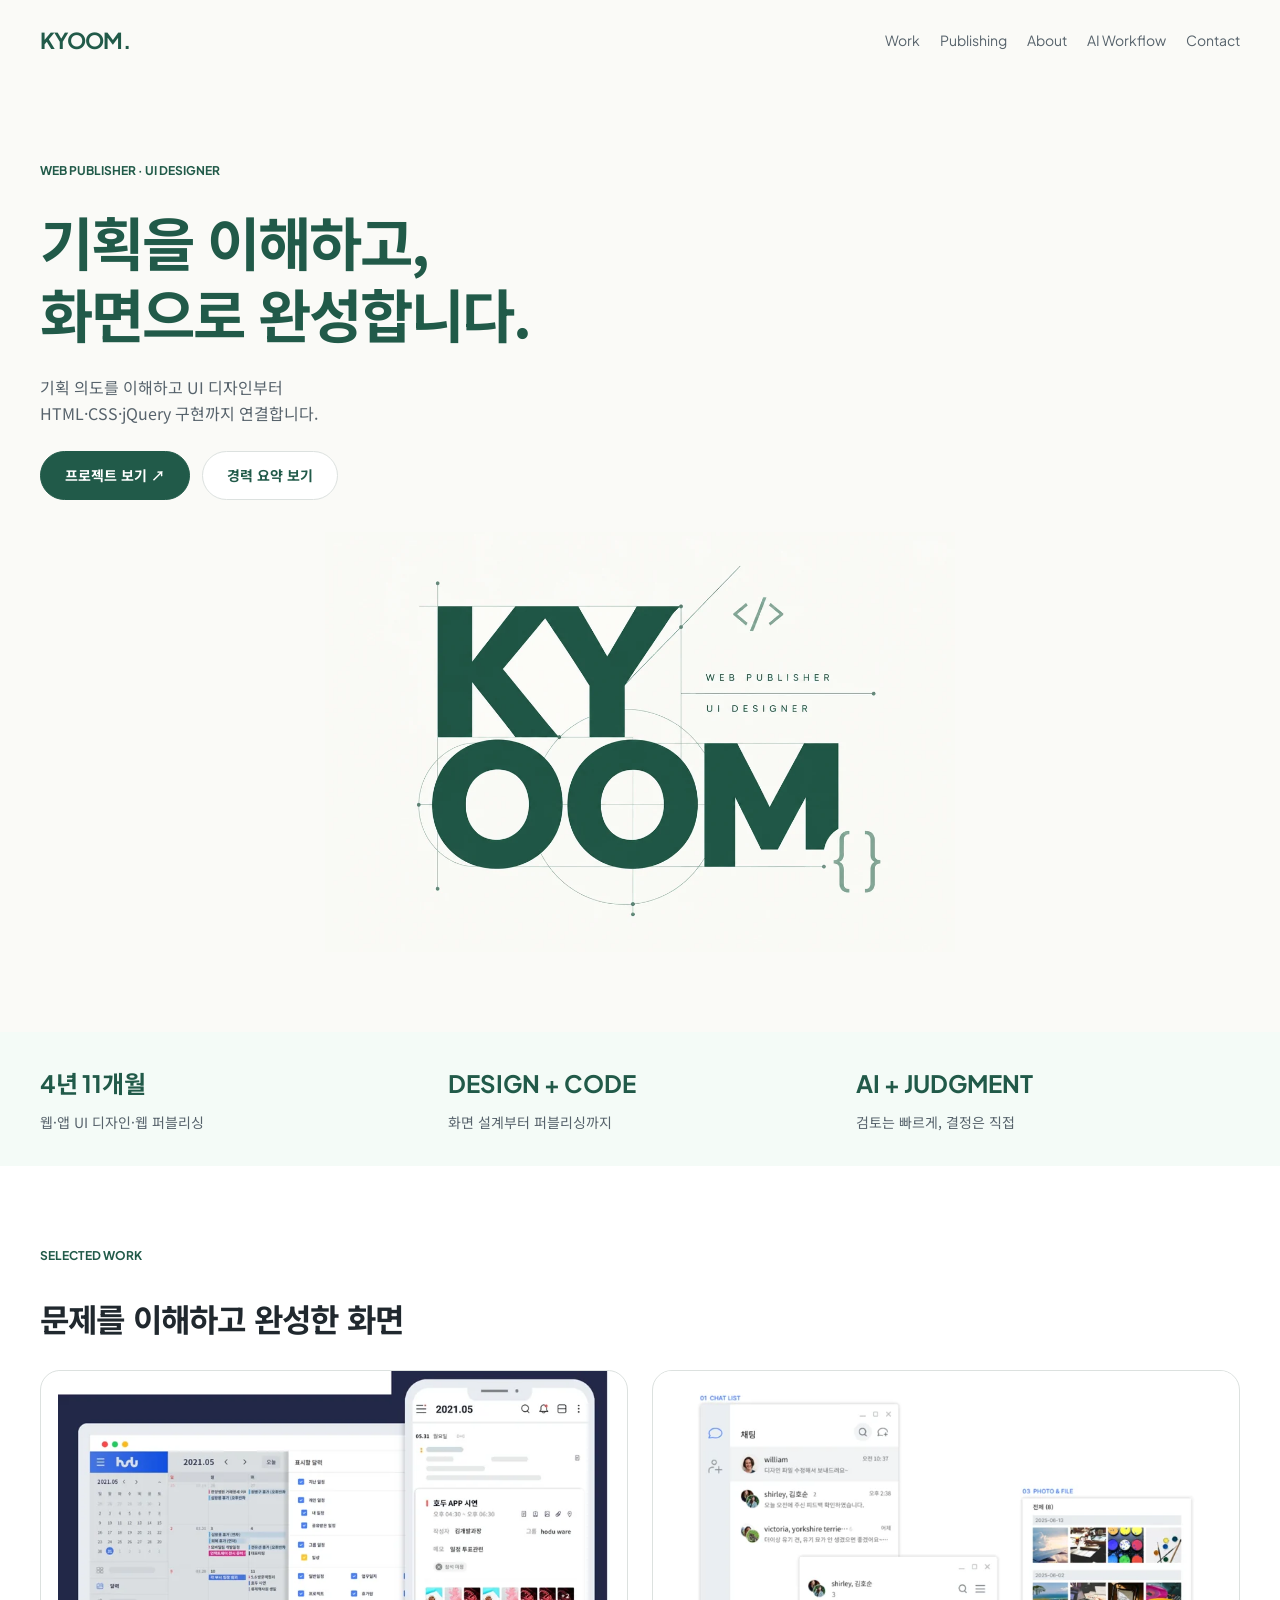
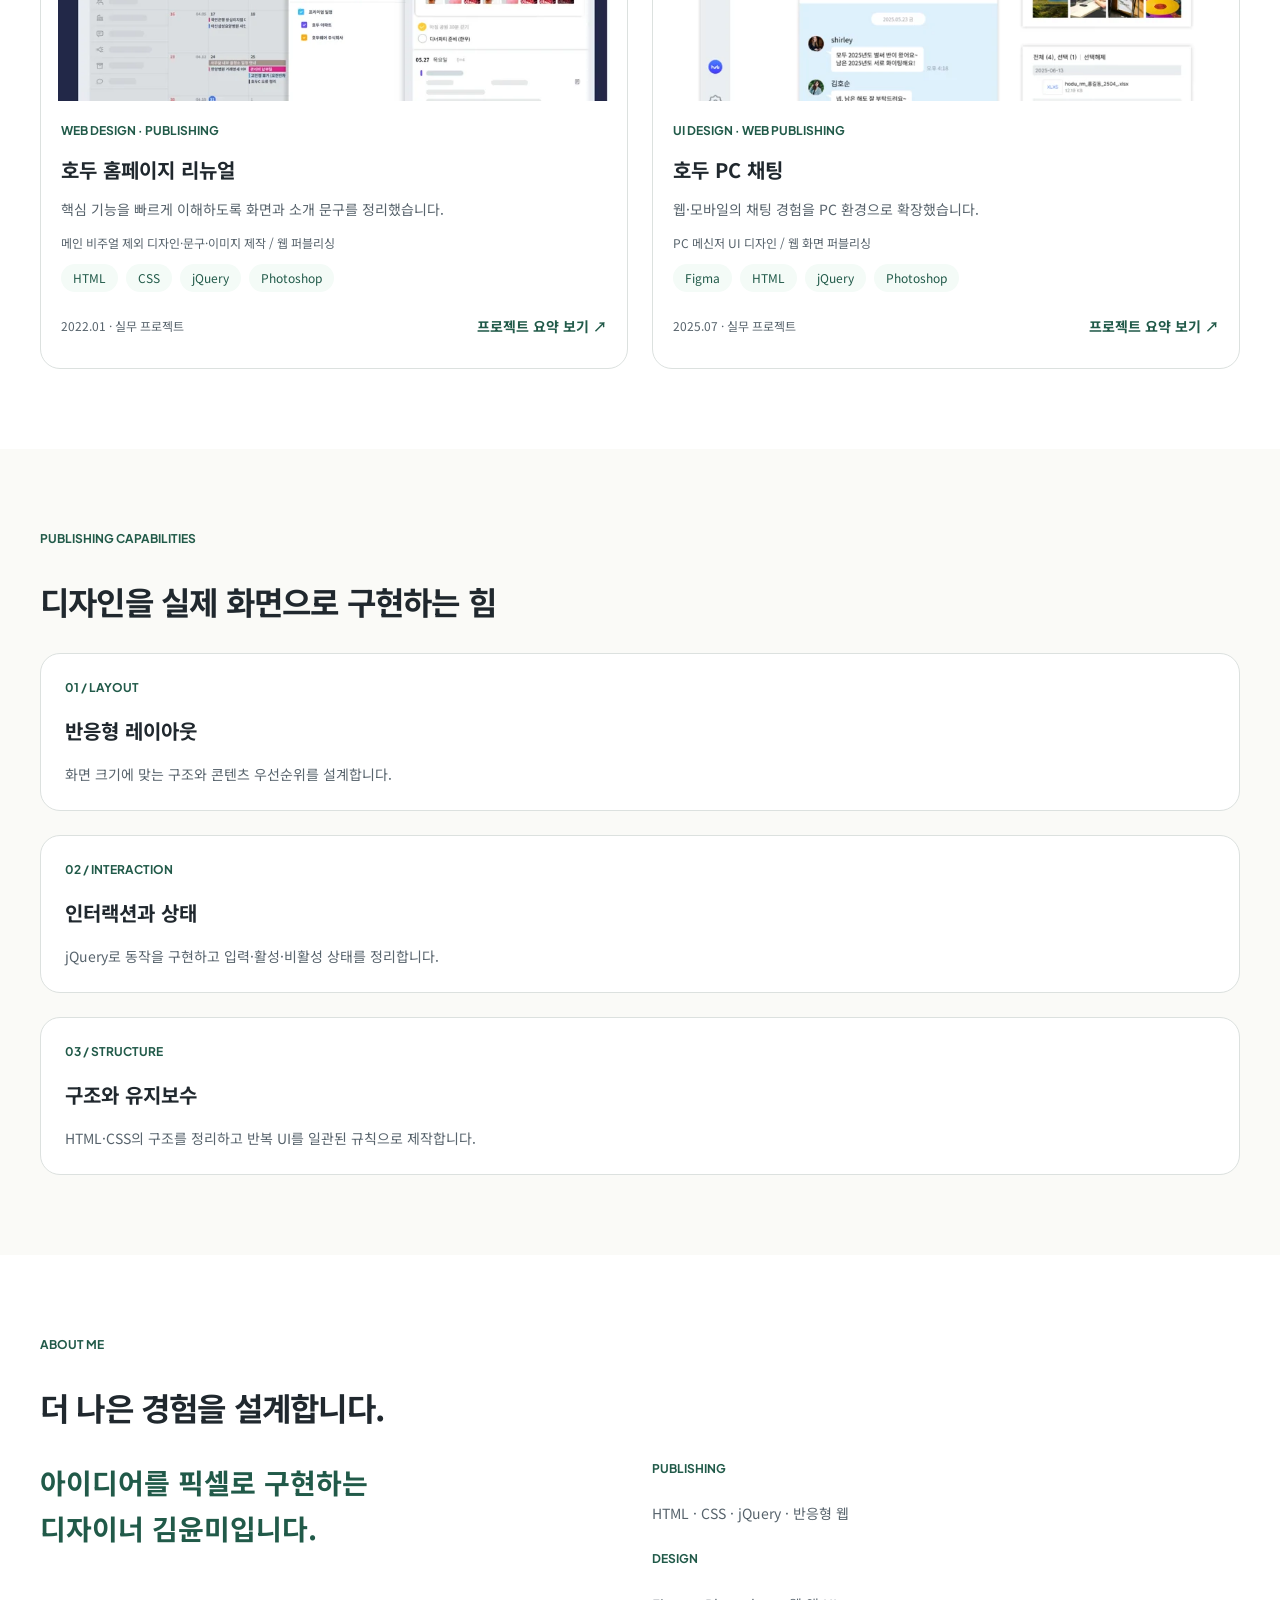
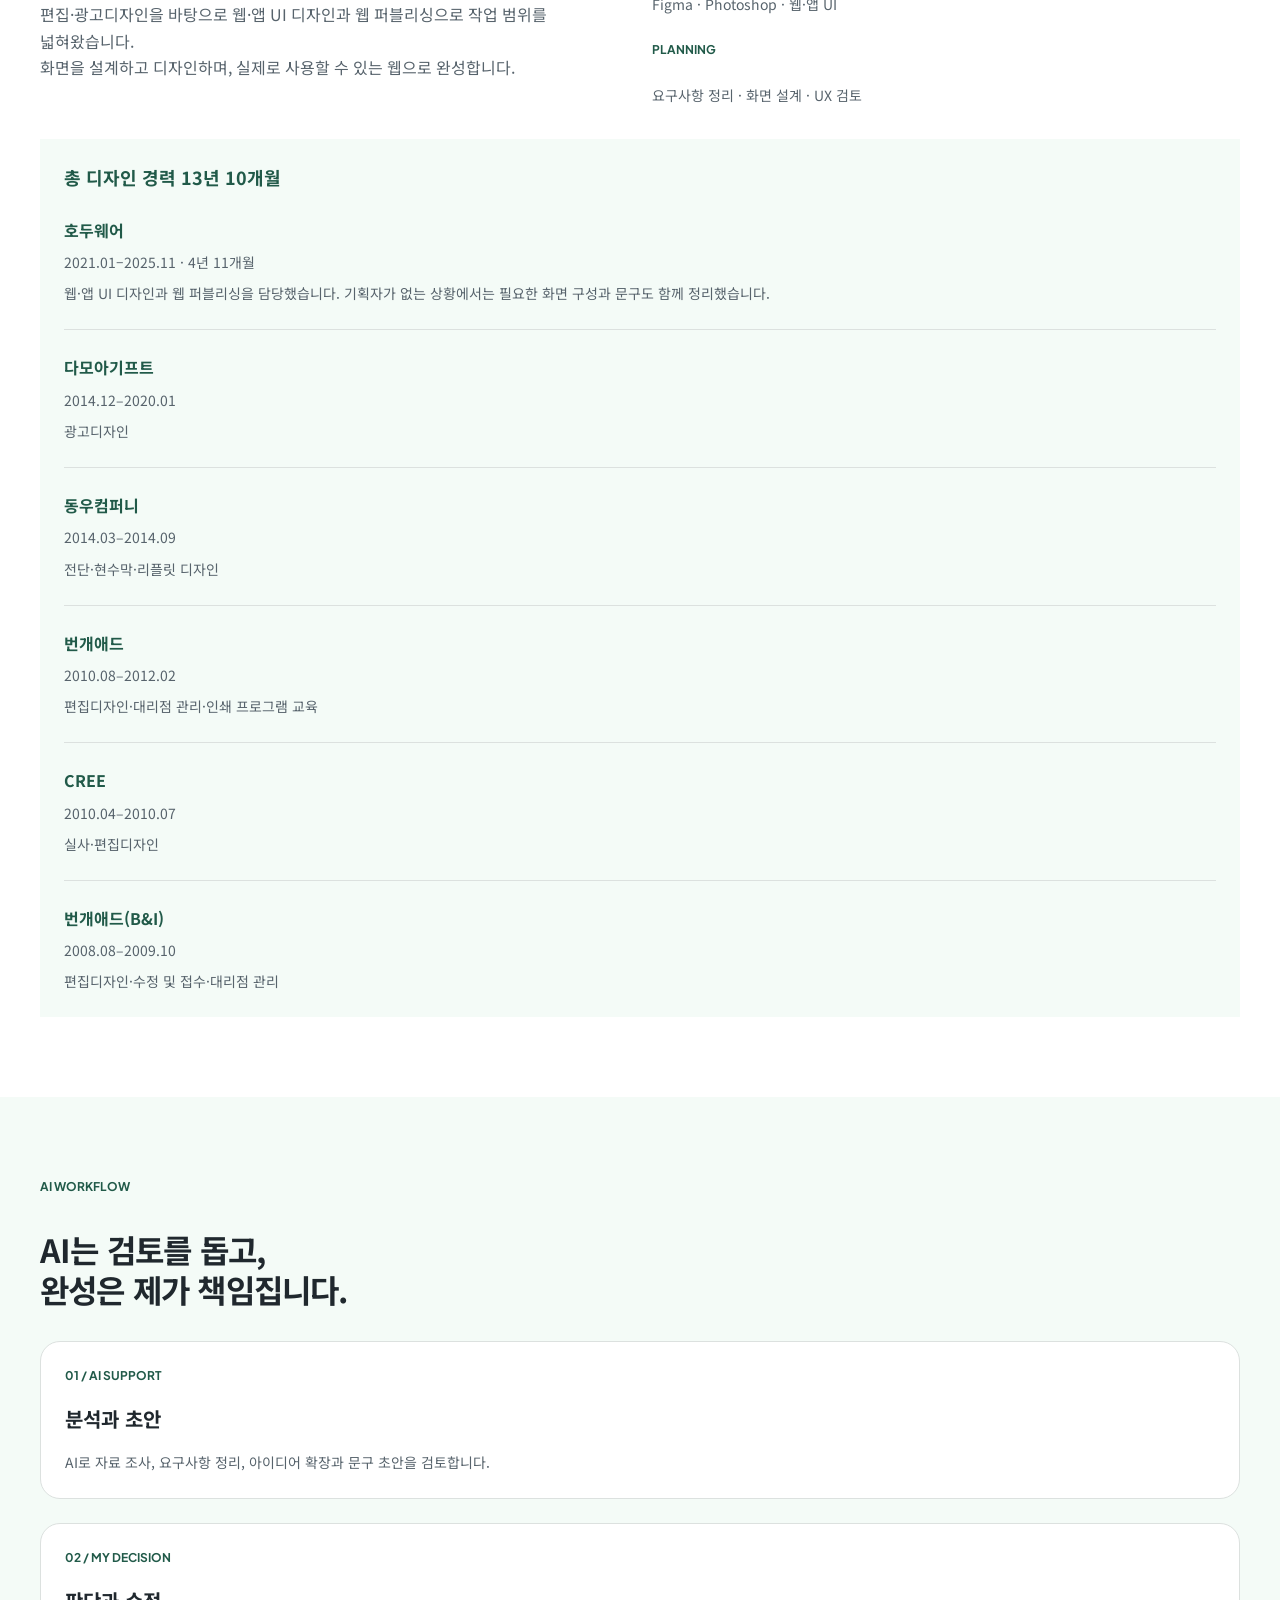
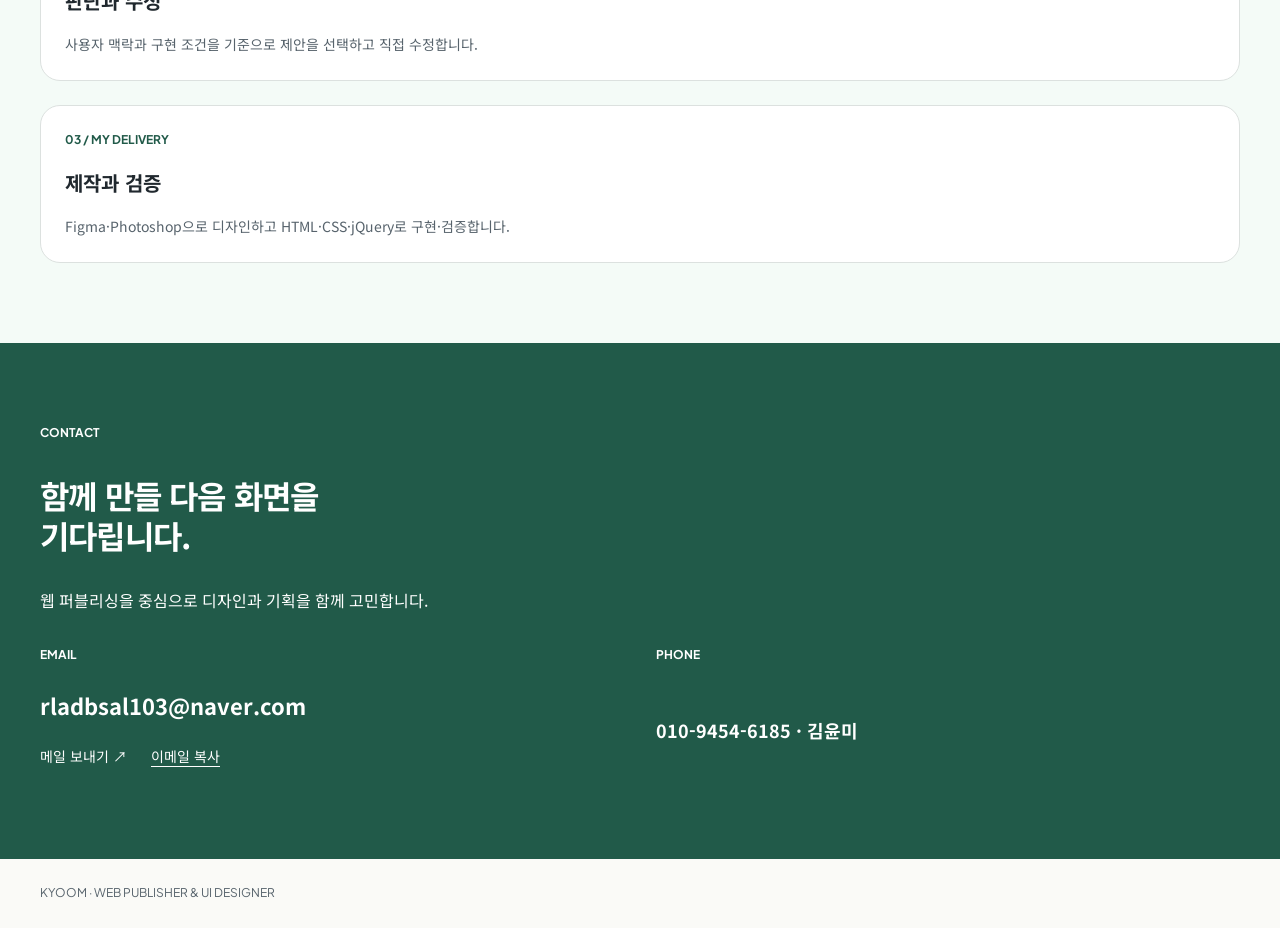
<file: index.html>
<!doctype html>
<html lang="ko">
  <head>
    <meta charset="utf-8" />
    <meta name="viewport" content="width=device-width, initial-scale=1" />
    <title>KYOOM · 김윤미 | 웹 퍼블리셔 · UI 디자이너</title>
    <link rel="canonical" href="http://yoom1218.dothome.co.kr/ymportfolio/" />
    <meta property="og:title" content="KYOOM · 김윤미 | 웹 퍼블리셔 · UI 디자이너" />
    <meta
      property="og:description"
      content="기획 의도를 이해하고 UI 디자인부터 HTML·CSS·jQuery 퍼블리싱까지 연결하는 김윤미의 포트폴리오입니다."
    />
    <meta property="og:type" content="website" />
    <meta property="og:url" content="http://yoom1218.dothome.co.kr/ymportfolio/" />
    <meta property="og:image" content="http://yoom1218.dothome.co.kr/ymportfolio/assets/hero.webp" />

    <meta
      name="description"
      content="기획 의도를 이해하고 UI 디자인부터 HTML·CSS·jQuery 퍼블리싱까지 연결하는 김윤미의 포트폴리오입니다."
    />
    <meta name="theme-color" content="#215a49" />
    <link rel="icon" href="assets/favicon.svg" type="image/svg+xml" />
    <link rel="preconnect" href="https://fonts.googleapis.com" />
    <link rel="preconnect" href="https://fonts.gstatic.com" crossorigin />
    <link rel="stylesheet" href="css/style.css" />
    <link
      rel="stylesheet"
      href="https://fonts.googleapis.com/css2?family=Noto+Sans+KR:wght@400;700&family=Plus+Jakarta+Sans:wght@400;700&display=swap"
    />
    <script src="js/vendor/jquery-3.6.0.min.js" defer></script>
    <script src="js/main.js" defer></script>
  </head>
  <body>
    <a class="skip-link" href="#main">본문 바로가기</a>
    <!-- 상단 내비게이션 -->
    <header class="site-header">
      <div class="container site-header__inner">
        <a class="site-header__logo" href="#home" aria-label="KYOOM 홈">KYOOM.</a
        ><button
          class="site-header__toggle"
          type="button"
          aria-expanded="false"
          aria-controls="primary-nav"
          aria-label="메뉴 열기"
          hidden
        >
          <span></span><span></span><span></span>
        </button>
        <nav class="nav" id="primary-nav" aria-label="주요 메뉴">
          <ul class="nav__list">
            <li><a class="nav__link" href="#work">Work</a></li>
            <li><a class="nav__link" href="#publishing">Publishing</a></li>
            <li><a class="nav__link" href="#about">About</a></li>
            <li><a class="nav__link" href="#workflow">AI Workflow</a></li>
            <li><a class="nav__link" href="#contact">Contact</a></li>
          </ul>
        </nav>
      </div>
    </header>
    <main id="main">
      <!-- 메인 비주얼 -->
      <section class="hero section" id="home" aria-labelledby="hero-title">
        <div class="container hero__grid">
          <div class="hero__copy">
            <p class="eyebrow">WEB PUBLISHER · UI DESIGNER</p>
            <h1 class="hero__title" id="hero-title">
              기획을 이해하고,<br /><span class="hero__line"
                >화면으로 <span class="hero__last">완성합니다.</span></span
              >
            </h1>
            <p class="hero__description">
              기획 의도를 이해하고 UI 디자인부터<br />HTML·CSS·jQuery 구현까지 연결합니다.
            </p>
            <div class="actions">
              <a class="button button--primary" href="#work">프로젝트 보기 ↗</a
              ><a class="button button--outline" href="#career">경력 요약 보기</a>
            </div>
          </div>
          <img
            class="hero__image"
            src="assets/hero.webp"
            srcset="assets/hero-480.webp 480w, assets/hero-800.webp 800w, assets/hero.webp 1200w"
            sizes="(min-width: 1440px) 508px, (min-width: 768px) calc(100vw - 80px), calc(100vw - 48px)"
            alt="KYOOM 웹 퍼블리셔·UI 디자이너 타이포그래피"
            width="1200"
            height="800"
            loading="eager"
            decoding="async"
            fetchpriority="high"
          />
        </div>
      </section>
      <!-- 경력 요약 -->
      <section class="summary" aria-label="경력과 작업 방식 요약">
        <dl class="container summary__grid">
          <div class="summary__item">
            <dt>4년 11개월</dt>
            <dd>웹·앱 UI 디자인·웹 퍼블리싱</dd>
          </div>
          <div class="summary__item">
            <dt>DESIGN + CODE</dt>
            <dd>화면 설계부터 퍼블리싱까지</dd>
          </div>
          <div class="summary__item">
            <dt>AI + JUDGMENT</dt>
            <dd>검토는 빠르게, 결정은 직접</dd>
          </div>
        </dl>
      </section>
      <!-- 프로젝트 목록 -->
      <section class="section section--white" id="work" aria-labelledby="work-title">
        <div class="container">
          <header class="section__header">
            <p class="eyebrow">SELECTED WORK</p>
            <h2 class="section__title"><span id="work-title">문제를 이해하고 완성한 화면</span></h2>
          </header>
          <div class="projects">
            <article class="project-card reveal">
              <div class="project-card__media">
                <img
                  class="project-card__image"
                  src="assets/calendar.webp"
                  srcset="
                    assets/calendar-480.webp  480w,
                    assets/calendar-800.webp  800w,
                    assets/calendar.webp     1400w
                  "
                  sizes="(min-width: 1440px) 624px, (min-width: 768px) calc(50vw - 52px), calc(100vw - 48px)"
                  alt="호두 홈페이지 일정관리 핵심 화면"
                  width="1400"
                  height="834"
                  loading="lazy"
                  decoding="async"
                />
              </div>
              <div class="project-card__body">
                <p class="eyebrow">WEB DESIGN · PUBLISHING</p>
                <h3 class="project-card__title">호두 홈페이지 리뉴얼</h3>
                <p class="project-card__description">
                  핵심 기능을 빠르게 이해하도록 화면과 소개 문구를 정리했습니다.
                </p>
                <p class="project-card__role">
                  메인 비주얼 제외 디자인·문구·이미지 제작 / 웹 퍼블리싱
                </p>
                <ul class="tags" aria-label="사용 기술">
                  <li class="tag">HTML</li>
                  <li class="tag">CSS</li>
                  <li class="tag">jQuery</li>
                  <li class="tag">Photoshop</li>
                </ul>
                <div class="project-card__footer">
                  <p>2022.01 · 실무 프로젝트</p>
                  <a
                    class="project-card__link"
                    href="website.html"
                    data-project="website"
                    aria-haspopup="dialog"
                    ><span class="sr-only">호두 홈페이지 리뉴얼 </span>프로젝트 요약 보기 ↗</a
                  >
                </div>
              </div>
            </article>
            <article class="project-card reveal">
              <div class="project-card__media">
                <img
                  class="project-card__image"
                  src="assets/chat-overview.webp"
                  srcset="
                    assets/chat-overview-480.webp  480w,
                    assets/chat-overview-800.webp  800w,
                    assets/chat-overview.webp     1320w
                  "
                  sizes="(min-width: 1440px) 624px, (min-width: 768px) calc(50vw - 52px), calc(100vw - 48px)"
                  alt="호두 PC 채팅 대표 화면"
                  width="1320"
                  height="760"
                  loading="lazy"
                  decoding="async"
                />
              </div>
              <div class="project-card__body">
                <p class="eyebrow">UI DESIGN · WEB PUBLISHING</p>
                <h3 class="project-card__title">호두 PC 채팅</h3>
                <p class="project-card__description">
                  웹·모바일의 채팅 경험을 PC 환경으로 확장했습니다.
                </p>
                <p class="project-card__role">PC 메신저 UI 디자인 / 웹 화면 퍼블리싱</p>
                <ul class="tags" aria-label="사용 기술">
                  <li class="tag">Figma</li>
                  <li class="tag">HTML</li>
                  <li class="tag">jQuery</li>
                  <li class="tag">Photoshop</li>
                </ul>
                <div class="project-card__footer">
                  <p>2025.07 · 실무 프로젝트</p>
                  <a
                    class="project-card__link"
                    href="chat.html"
                    data-project="chat"
                    aria-haspopup="dialog"
                    ><span class="sr-only">호두 PC 채팅 </span>프로젝트 요약 보기 ↗</a
                  >
                </div>
              </div>
            </article>
          </div>
        </div>
      </section>
      <!-- 퍼블리싱 역량 -->
      <section class="section" id="publishing">
        <div class="container">
          <header class="section__header">
            <p class="eyebrow">PUBLISHING CAPABILITIES</p>
            <h2 class="section__title">디자인을 실제 화면으로 구현하는 힘</h2>
          </header>
          <div class="features">
            <article class="feature reveal">
              <p class="eyebrow">01 / LAYOUT</p>
              <h3 class="feature__title">반응형 레이아웃</h3>
              <p>화면 크기에 맞는 구조와 콘텐츠 우선순위를 설계합니다.</p>
            </article>
            <article class="feature reveal">
              <p class="eyebrow">02 / INTERACTION</p>
              <h3 class="feature__title">인터랙션과 상태</h3>
              <p>jQuery로 동작을 구현하고 입력·활성·비활성 상태를 정리합니다.</p>
            </article>
            <article class="feature reveal">
              <p class="eyebrow">03 / STRUCTURE</p>
              <h3 class="feature__title">구조와 유지보수</h3>
              <p>HTML·CSS의 구조를 정리하고 반복 UI를 일관된 규칙으로 제작합니다.</p>
            </article>
          </div>
        </div>
      </section>
      <!-- 자기소개 및 경력 -->
      <section class="section section--white" id="about">
        <div class="container">
          <header class="section__header">
            <p class="eyebrow">ABOUT ME</p>
            <h2 class="section__title">더 나은 경험을 설계합니다.</h2>
          </header>
          <div class="about">
            <div class="about__intro">
              <h3>아이디어를 픽셀로 구현하는<br />디자이너 김윤미입니다.</h3>
              <p class="about__description">
                <span>
                  편집·광고디자인을 바탕으로 웹·앱 UI 디자인과
                  웹 퍼블리싱으로 작업 범위를 넓혀왔습니다.
                </span>
                <span>
                  화면을 설계하고 디자인하며,
                  실제로 사용할 수 있는 웹으로 완성합니다.
                </span>
              </p>
            </div>
            <dl class="skills">
              <div>
                <dt class="eyebrow">PUBLISHING</dt>
                <dd>HTML · CSS · jQuery · 반응형 웹</dd>
              </div>
              <div>
                <dt class="eyebrow">DESIGN</dt>
                <dd>Figma · Photoshop · 웹·앱 UI</dd>
              </div>
              <div>
                <dt class="eyebrow">PLANNING</dt>
                <dd>요구사항 정리 · 화면 설계 · UX 검토</dd>
              </div>
            </dl>
          </div>
          <article class="career" id="career" aria-labelledby="career-title">
            <h3 class="career__title" id="career-title">
              총 디자인 경력 13년 10개월
            </h3>

            <div class="career__list">
              <!-- 회사별 경력 -->
              <div class="career__item">
                <h4 class="career__company">호두웨어</h4>
                <p class="career__period">2021.01–2025.11 · 4년 11개월</p>
                <p class="career__description">
                  웹·앱 UI 디자인과 웹 퍼블리싱을 담당했습니다.
                  기획자가 없는 상황에서는 필요한 화면 구성과 문구도 함께 정리했습니다.
                </p>
              </div>

              <div class="career__item">
                <h4 class="career__company">다모아기프트</h4>
                <p class="career__period">2014.12–2020.01</p>
                <p class="career__description">광고디자인</p>
              </div>

              <div class="career__item">
                <h4 class="career__company">동우컴퍼니</h4>
                <p class="career__period">2014.03–2014.09</p>
                <p class="career__description">전단·현수막·리플릿 디자인</p>
              </div>

              <div class="career__item">
                <h4 class="career__company">번개애드</h4>
                <p class="career__period">2010.08–2012.02</p>
                <p class="career__description">
                  편집디자인·대리점 관리·인쇄 프로그램 교육
                </p>
              </div>

              <div class="career__item">
                <h4 class="career__company">CREE</h4>
                <p class="career__period">2010.04–2010.07</p>
                <p class="career__description">실사·편집디자인</p>
              </div>

              <div class="career__item">
                <h4 class="career__company">번개애드(B&amp;I)</h4>
                <p class="career__period">2008.08–2009.10</p>
                <p class="career__description">
                  편집디자인·수정 및 접수·대리점 관리
                </p>
              </div>
            </div>
          </article>
        </div>
      </section>
      <!-- AI 활용 과정 -->
      <section class="section section--mint" id="workflow">
        <div class="container">
          <header class="section__header">
            <p class="eyebrow">AI WORKFLOW</p>
            <h2 class="section__title">AI는 검토를 돕고,<br />완성은 제가 책임집니다.</h2>
          </header>
          <div class="features">
            <article class="feature reveal">
              <p class="eyebrow">01 / AI SUPPORT</p>
              <h3 class="feature__title">분석과 초안</h3>
              <p>AI로 자료 조사, 요구사항 정리, 아이디어 확장과 문구 초안을 검토합니다.</p>
            </article>
            <article class="feature reveal">
              <p class="eyebrow">02 / MY DECISION</p>
              <h3 class="feature__title">판단과 수정</h3>
              <p>사용자 맥락과 구현 조건을 기준으로 제안을 선택하고 직접 수정합니다.</p>
            </article>
            <article class="feature reveal">
              <p class="eyebrow">03 / MY DELIVERY</p>
              <h3 class="feature__title">제작과 검증</h3>
              <p>Figma·Photoshop으로 디자인하고 HTML·CSS·jQuery로 구현·검증합니다.</p>
            </article>
          </div>
        </div>
      </section>
      <!-- 연락처 -->
      <section class="section contact" id="contact">
        <div class="container">
          <header class="section__header">
            <p class="eyebrow">CONTACT</p>
            <h2 class="section__title">함께 만들 다음 화면을<br />기다립니다.</h2>
          </header>
          <p class="contact__intro">웹 퍼블리싱을 중심으로 디자인과 기획을 함께 고민합니다.</p>
          <dl class="contact__grid">
            <div>
              <dt class="eyebrow">EMAIL</dt>
              <dd>
                <a class="contact__value" href="mailto:rladbsal103@naver.com"
                  >rladbsal103@naver.com</a
                >
                <div class="contact__actions">
                  <a href="mailto:rladbsal103@naver.com">메일 보내기 ↗</a
                  ><button type="button" data-copy="rladbsal103@naver.com">이메일 복사</button>
                </div>
              </dd>
            </div>
            <div>
              <dt class="eyebrow">PHONE</dt>
              <dd><a class="contact__phone" href="tel:01094546185">010-9454-6185 · 김윤미</a></dd>
            </div>
          </dl>
        </div>
      </section>
    </main>
    <!-- 프로젝트 요약 모달 -->
    <dialog class="modal" id="modal-website" aria-labelledby="modal-title-website">
      <div class="modal__content">
        <div class="modal__top">
          <p class="eyebrow">WEB DESIGN · PUBLISHING</p>
          <button
            class="modal__close"
            type="button"
            aria-label="호두 홈페이지 리뉴얼 요약 닫기"
            data-close
          >
            ×
          </button>
        </div>
        <h2 class="modal__title" id="modal-title-website" tabindex="-1">호두 홈페이지 리뉴얼</h2>
        <p class="modal__role">메인 비주얼 제외 디자인·문구·이미지 제작 / 웹 퍼블리싱</p>
        <p class="modal__meta">2022.01 · 실무 프로젝트</p>
        <img
          class="modal__image"
          src="assets/calendar.webp"
          srcset="
            assets/calendar-480.webp  480w,
            assets/calendar-800.webp  800w,
            assets/calendar.webp     1400w
          "
          sizes="(min-width: 880px) 736px, (min-width: 768px) calc(100vw - 144px), calc(100vw - 96px)"
          alt=""
          width="1400"
          height="834"
          loading="lazy"
          decoding="async"
        />
        <section class="modal__section">
          <h3>프로젝트 개요</h3>
          <p>기존 메인 비주얼을 대부분 유지하고, 나머지 영역을 개편했습니다.</p>
        </section>
        <section class="modal__section">
          <h3>문제 정의</h3>
          <p>복잡한 앱 화면에서 핵심을 골라 기능을 짧고 명확하게 전달해야 했습니다.</p>
        </section>
        <section class="modal__section">
          <h3>해결 과정</h3>
          <p>핵심 기능이 드러나는 화면을 골라 편집하고, 탭별 소개 문구와 함께 구성했습니다.</p>
        </section>
        <section class="modal__section">
          <h3>디자인 시스템</h3>
          <p>
            제목·본문·기능 소개 문구의 위계를 정리하고 반복되는 탭과 버튼을 일관되게 구성했습니다.
          </p>
        </section>
        <section class="modal__section">
          <h3>퍼블리싱 포인트</h3>
          <p>HTML·CSS / 기능 소개 탭·슬라이더 / 모바일 메뉴 / 상단 이동</p>
        </section>
        <a class="button button--primary modal__cta" href="website.html">프로젝트 자세히 보기 ↗</a>
      </div>
    </dialog>
    <!-- 프로젝트 요약 모달 -->
    <dialog class="modal" id="modal-chat" aria-labelledby="modal-title-chat">
      <div class="modal__content">
        <div class="modal__top">
          <p class="eyebrow">UI DESIGN · WEB PUBLISHING</p>
          <button class="modal__close" type="button" aria-label="호두 PC 채팅 요약 닫기" data-close>
            ×
          </button>
        </div>
        <h2 class="modal__title" id="modal-title-chat" tabindex="-1">호두 PC 채팅</h2>
        <p class="modal__role">PC 메신저 UI 디자인 / 웹 화면 퍼블리싱</p>
        <p class="modal__meta">2025.07 · 실무 프로젝트</p>
        <img
          class="modal__image"
          src="assets/chat-overview.webp"
          srcset="
            assets/chat-overview-480.webp  480w,
            assets/chat-overview-800.webp  800w,
            assets/chat-overview.webp     1320w
          "
          sizes="(min-width: 880px) 736px, (min-width: 768px) calc(100vw - 144px), calc(100vw - 96px)"
          alt=""
          width="1320"
          height="760"
          loading="lazy"
          decoding="async"
        />
        <section class="modal__section">
          <h3>프로젝트 개요</h3>
          <p>
            PC 메신저 UI를 디자인하고 웹 버전을 퍼블리싱했습니다. 윈도우 앱은 개발자가 구현했습니다.
          </p>
        </section>
        <section class="modal__section">
          <h3>문제 정의</h3>
          <p>PC 환경에서 채팅 목록·대화·검색·공유 자료를 확인할 수 있는 화면이 필요했습니다.</p>
        </section>
        <section class="modal__section">
          <h3>해결 과정</h3>
          <p>채팅 목록과 대화 화면을 구성하고, 검색·파일함 및 스크롤·드래그 상태를 정리했습니다.</p>
        </section>
        <section class="modal__section">
          <h3>디자인 시스템</h3>
          <p>
            메시지·시간·보낸 사람을 구분하고, 그룹·1:1 대화에서 반복되는 화면 구조를 통일했습니다.
          </p>
        </section>
        <section class="modal__section">
          <h3>퍼블리싱 포인트</h3>
          <p>HTML·CSS·jQuery / 웹 화면 UI 구성 / 탭·검색창·팝업·메시지 입력 UI</p>
        </section>
        <a class="button button--primary modal__cta" href="chat.html">프로젝트 자세히 보기 ↗</a>
      </div>
    </dialog>
    <!-- 푸터 -->
    <footer class="footer">
      <div class="container"><p>KYOOM · WEB PUBLISHER &amp; UI DESIGNER</p></div>
    </footer>
    <p class="sr-only" id="live-status" role="status" aria-live="polite"></p>
  </body>
</html>
</file>
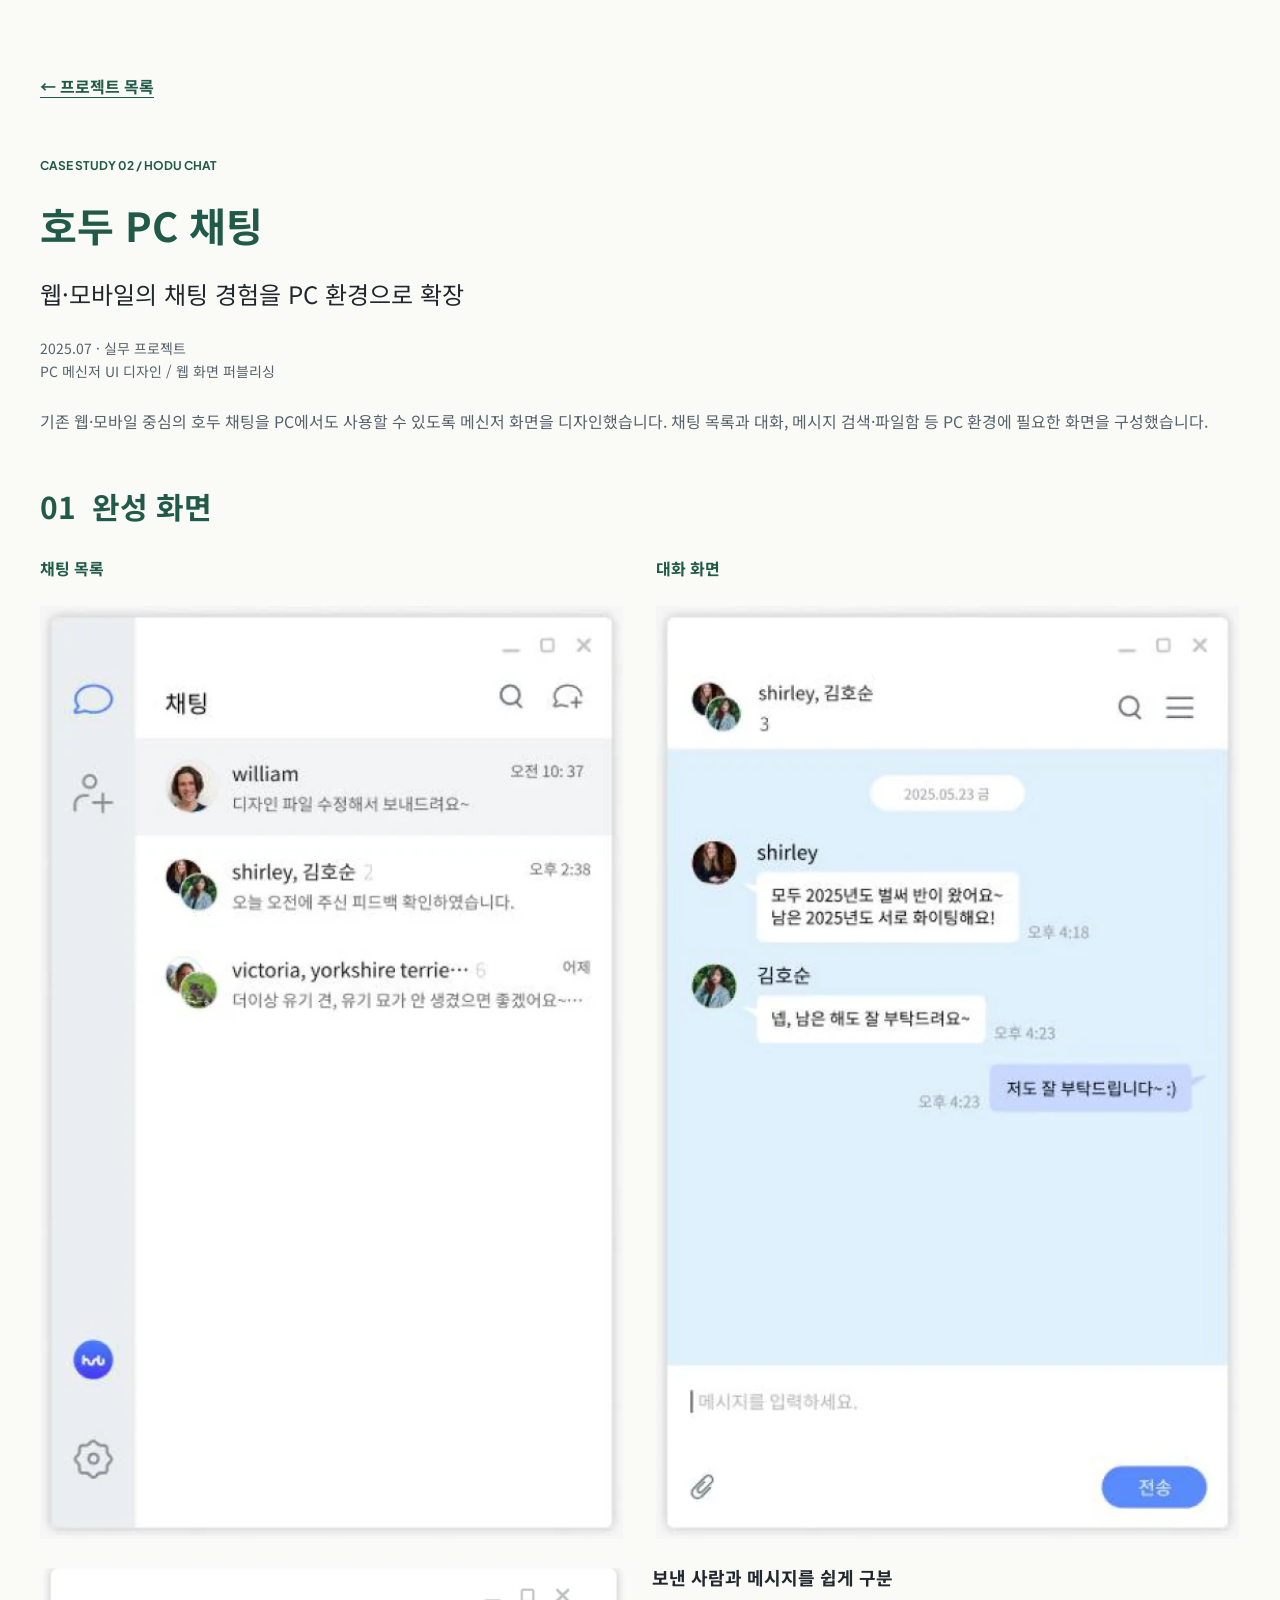
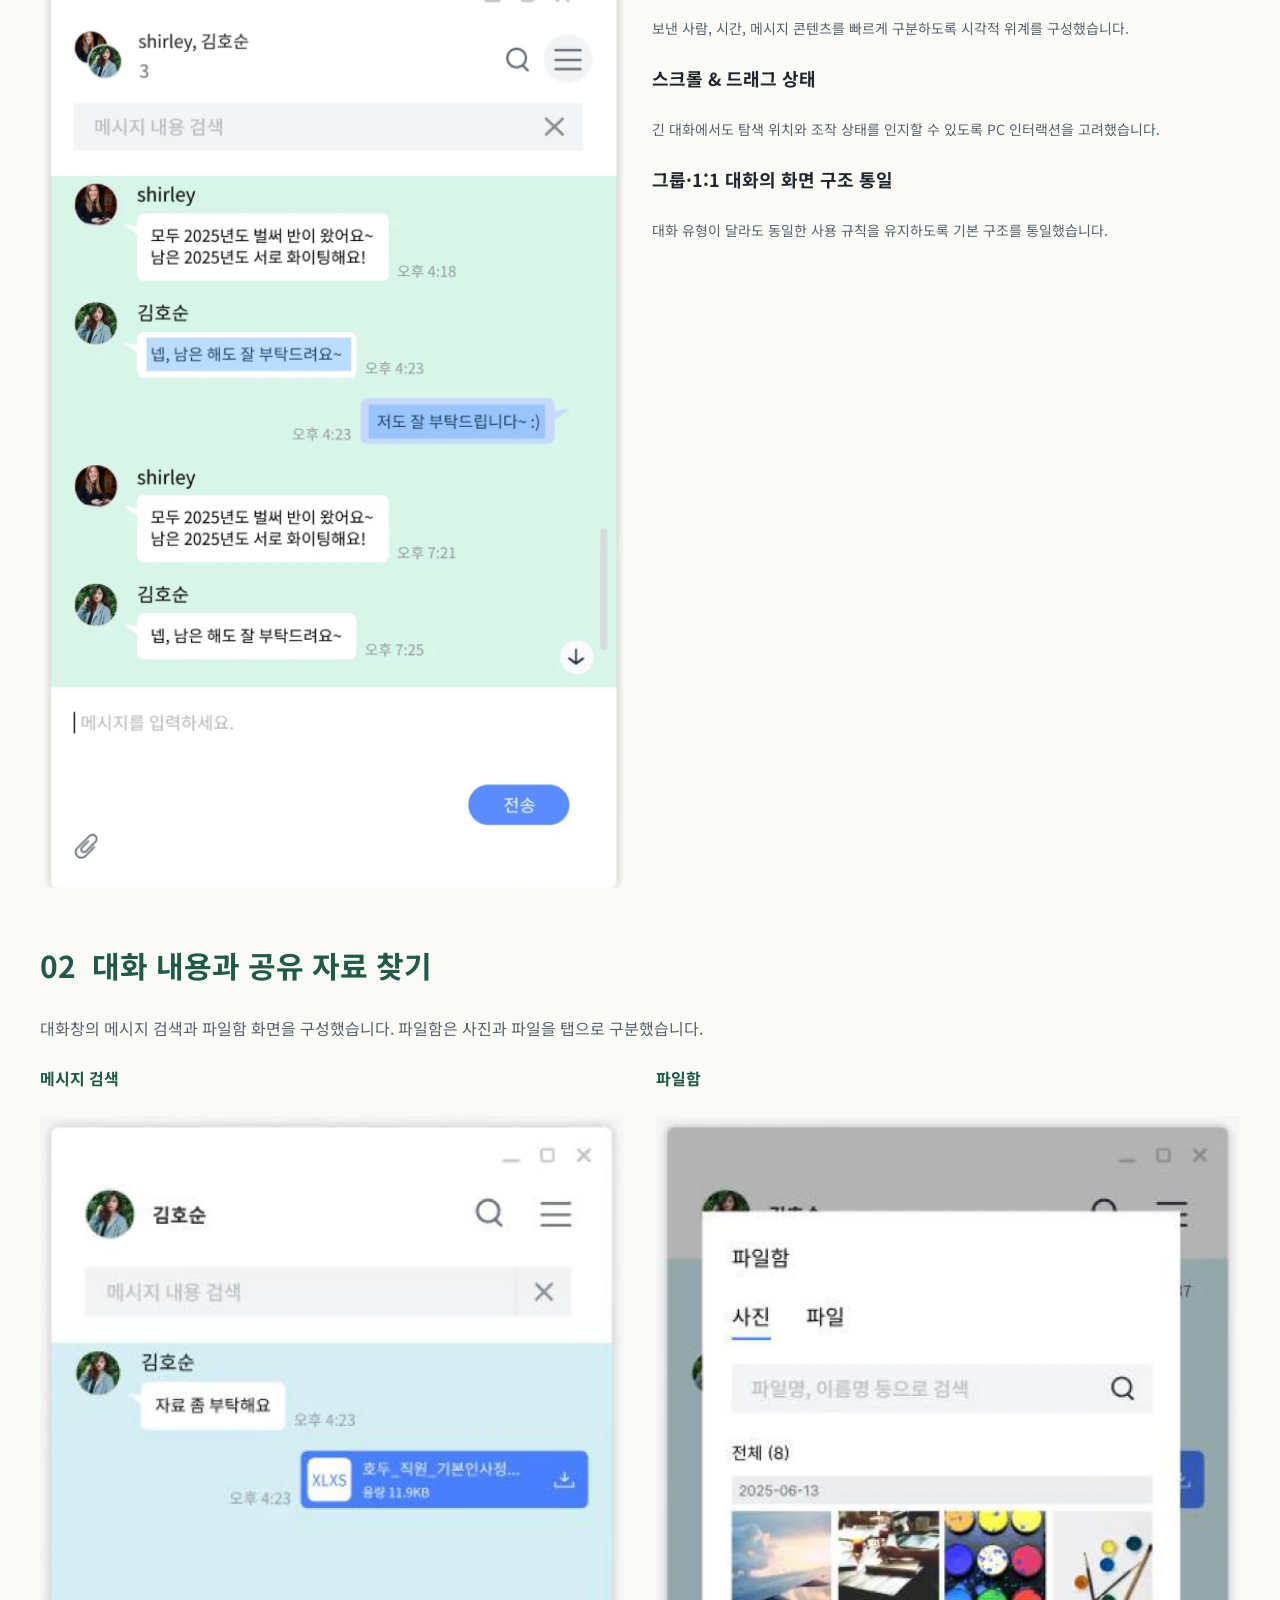
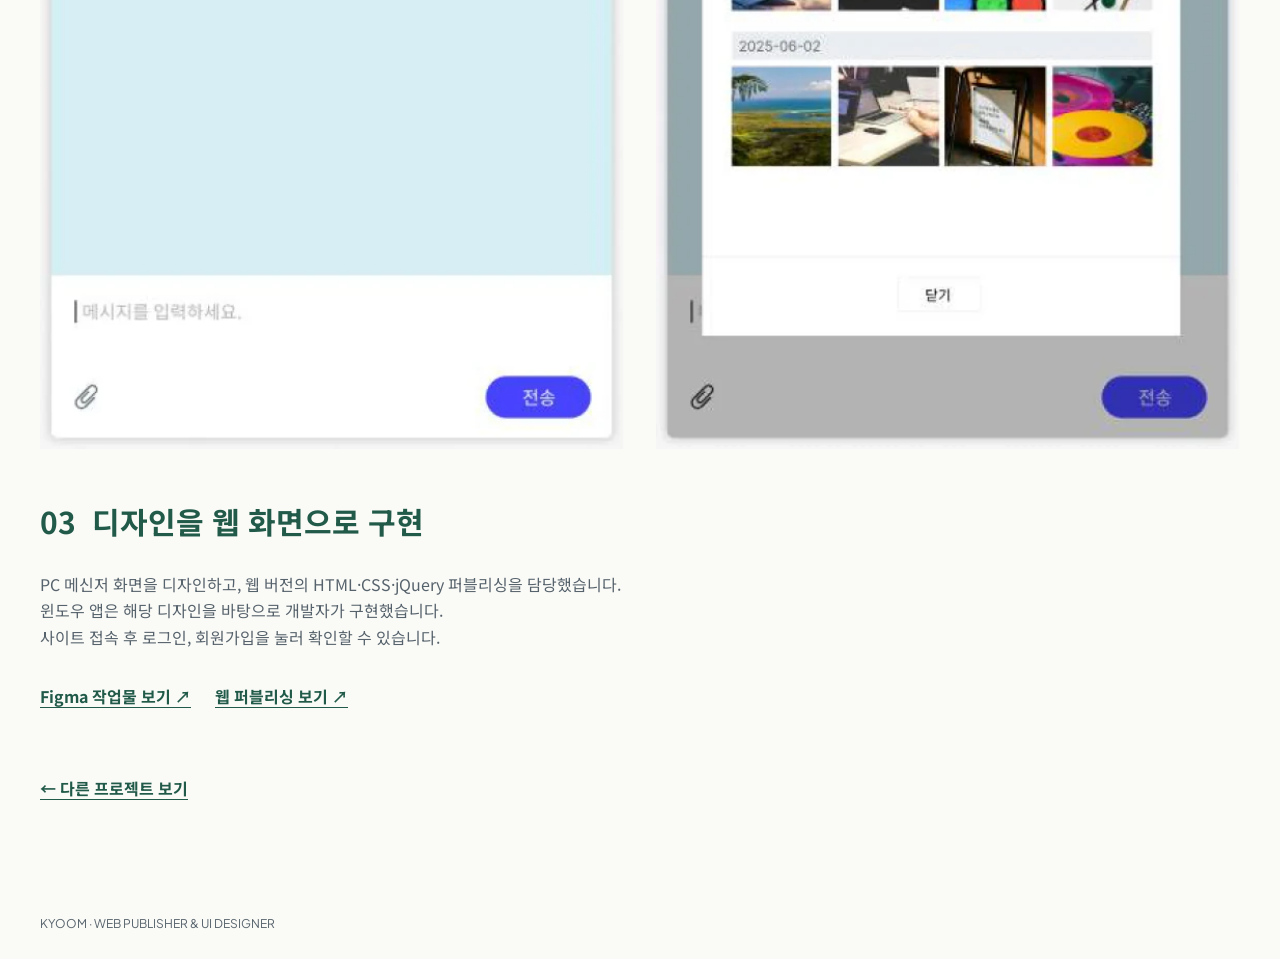
<file: chat.html>
<!doctype html>
<html lang="ko">
  <head>
    <meta charset="utf-8" />
    <meta name="viewport" content="width=device-width, initial-scale=1" />
    <title>호두 PC 채팅 | KYOOM</title>
    <link rel="canonical" href="http://yoom1218.dothome.co.kr/ymportfolio/chat.html" />
    <meta property="og:title" content="호두 PC 채팅 | KYOOM" />
    <meta property="og:description" content="웹·모바일의 채팅 경험을 PC 환경으로 확장했습니다." />
    <meta property="og:type" content="website" />
    <meta property="og:url" content="http://yoom1218.dothome.co.kr/ymportfolio/chat.html" />
    <meta property="og:image" content="http://yoom1218.dothome.co.kr/ymportfolio/assets/hero.webp" />

    <meta name="description" content="웹·모바일의 채팅 경험을 PC 환경으로 확장했습니다." />
    <meta name="theme-color" content="#215a49" />
    <link rel="icon" href="assets/favicon.svg" type="image/svg+xml" />
    <link rel="preconnect" href="https://fonts.googleapis.com" />
    <link rel="preconnect" href="https://fonts.gstatic.com" crossorigin />
    <link rel="stylesheet" href="css/style.css" />
    <link
      rel="stylesheet"
      href="https://fonts.googleapis.com/css2?family=Noto+Sans+KR:wght@400;700&family=Plus+Jakarta+Sans:wght@400;700&display=swap"
    />
    <script src="js/vendor/jquery-3.6.0.min.js" defer></script>
    <script src="js/main.js" defer></script>
  </head>
  <body>
    <a class="skip-link" href="#main">본문 바로가기</a>
    <main class="case container" id="main">
      <a class="text-link" href="index.html#work">← 프로젝트 목록</a>
      <article class="case__article">
        <!-- 프로젝트 소개 -->
        <header class="case__intro">
          <p class="eyebrow">CASE STUDY 02 / HODU CHAT</p>
          <h1 class="case__title">호두 PC 채팅</h1>
          <p class="case__subtitle">웹·모바일의 채팅 경험을 PC 환경으로 확장</p>
          <p class="case__meta">
            2025.07 · 실무 프로젝트<br />PC 메신저 UI 디자인 / 웹 화면 퍼블리싱
          </p>
          <p>
            기존 웹·모바일 중심의 호두 채팅을 PC에서도 사용할 수 있도록 메신저 화면을
            디자인했습니다. 채팅 목록과 대화, 메시지 검색·파일함 등 PC 환경에 필요한 화면을
            구성했습니다.
          </p>
        </header>
        <!-- 상세 콘텐츠 -->
        <section class="case__section">
          <h2>01 &nbsp;완성 화면</h2>
          <div class="case__screens">
            <figure class="case__figure">
              <figcaption>채팅 목록</figcaption>
              <img
                src="assets/chat-list.webp"
                alt="호두 PC 채팅 대화 목록 화면"
                width="563"
                height="900"
                loading="lazy"
                decoding="async"
              />
            </figure>
            <figure class="case__figure">
              <figcaption>대화 화면</figcaption>
              <img
                src="assets/chat-conversation.webp"
                alt="호두 PC 채팅 메시지 대화 화면"
                width="563"
                height="900"
                loading="lazy"
                decoding="async"
              />
            </figure>
          </div>
          <div class="case__state">
            <img
              src="assets/chat-state.webp"
              alt="호두 PC 채팅 스크롤·드래그 상태 화면"
              width="569"
              height="900"
              loading="lazy"
              decoding="async"
            />
            <div class="case__notes">
              <div>
                <h3>보낸 사람과 메시지를 쉽게 구분</h3>
                <p>
                  보낸 사람, 시간, 메시지 콘텐츠를 빠르게 구분하도록 시각적 위계를 구성했습니다.
                </p>
              </div>
              <div>
                <h3>스크롤 &amp; 드래그 상태</h3>
                <p>
                  긴 대화에서도 탐색 위치와 조작 상태를 인지할 수 있도록 PC 인터랙션을 고려했습니다.
                </p>
              </div>
              <div>
                <h3>그룹·1:1 대화의 화면 구조 통일</h3>
                <p>대화 유형이 달라도 동일한 사용 규칙을 유지하도록 기본 구조를 통일했습니다.</p>
              </div>
            </div>
          </div>
        </section>
        <!-- 상세 콘텐츠 -->
        <section class="case__section">
          <h2>02 &nbsp;대화 내용과 공유 자료 찾기</h2>
          <p>
            대화창의 메시지 검색과 파일함 화면을 구성했습니다. 파일함은 사진과 파일을 탭으로
            구분했습니다.
          </p>
          <div class="case__screens">
            <figure class="case__figure">
              <figcaption>메시지 검색</figcaption>
              <img
                src="assets/chat-search.webp"
                alt="호두 PC 채팅 메시지 검색 화면"
                width="563"
                height="900"
                loading="lazy"
                decoding="async"
              />
            </figure>
            <figure class="case__figure">
              <figcaption>파일함</figcaption>
              <img
                src="assets/chat-files.webp"
                alt="호두 PC 채팅 사진·파일함 화면"
                width="563"
                height="900"
                loading="lazy"
                decoding="async"
              />
            </figure>
          </div>
        </section>
        <!-- 상세 콘텐츠 -->
        <section class="case__section">
          <h2>03 &nbsp;디자인을 웹 화면으로 구현</h2>
          <p>
            PC 메신저 화면을 디자인하고, 웹 버전의 HTML·CSS·jQuery 퍼블리싱을 담당했습니다.<br />윈도우
            앱은 해당 디자인을 바탕으로 개발자가 구현했습니다.<br />
            사이트 접속 후 로그인, 회원가입을 눌러 확인할 수 있습니다.
          </p>
          <div class="case__links">
            <a
              class="text-link"
              href="https://www.figma.com/design/mSJ1fojokIIA0ryenHu1Ln/Portfolio?node-id=54-263"
              target="_blank"
              rel="noopener noreferrer"
              >Figma 작업물 보기 ↗<span class="sr-only"> (새 창)</span></a
            >

            <!-- TODO(배포 전 교체): 실제 웹 퍼블리싱 결과물 주소로 변경 -->
            <a
              class="text-link"
              href="http://yoom1218.dothome.co.kr/hoduChat/"
              target="_blank"
              rel="noopener noreferrer"
              >웹 퍼블리싱 보기 ↗<span class="sr-only"> (새 창)</span></a
            >
          </div>
        </section>
      </article>
      <a class="text-link case__back" href="index.html#work">← 다른 프로젝트 보기</a>
    </main>
    <!-- 푸터 -->
    <footer class="footer">
      <div class="container"><p>KYOOM · WEB PUBLISHER &amp; UI DESIGNER</p></div>
    </footer>
    <p class="sr-only" id="live-status" role="status" aria-live="polite"></p>
  </body>
</html>
</file>
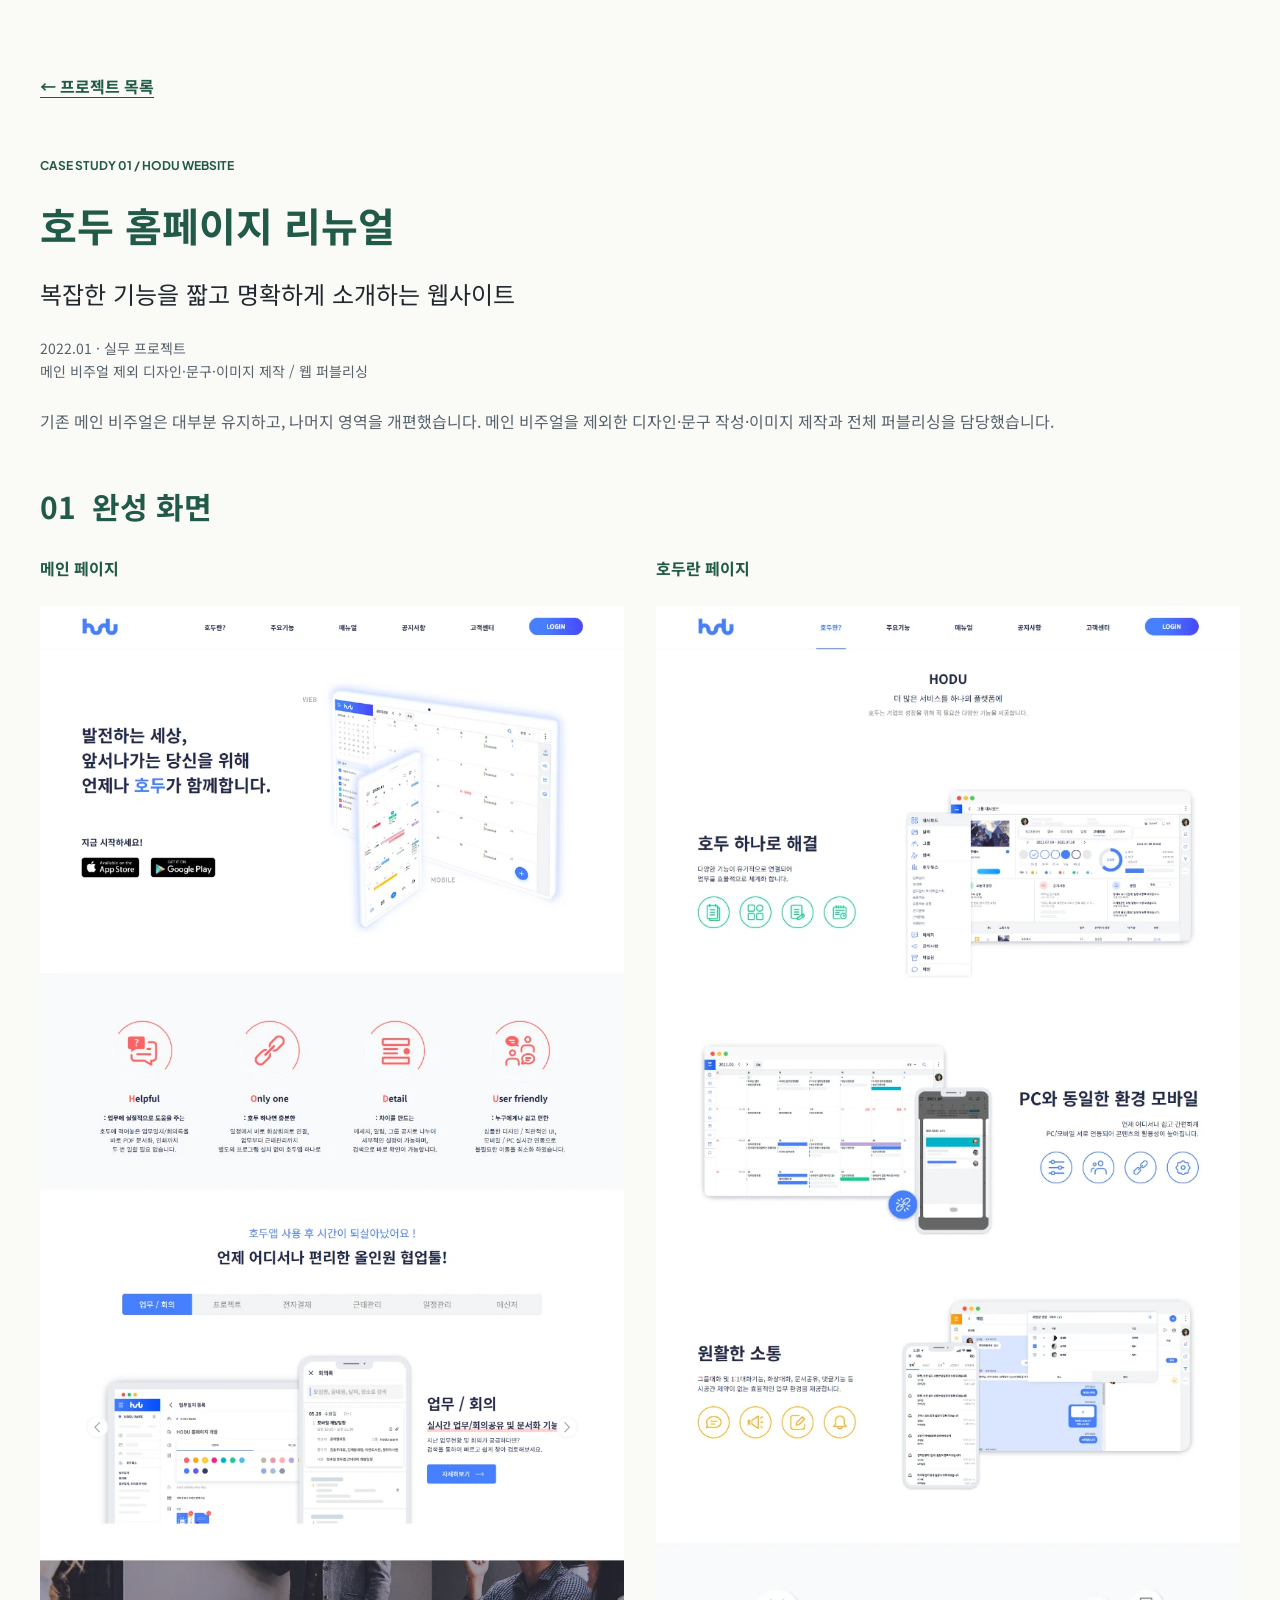
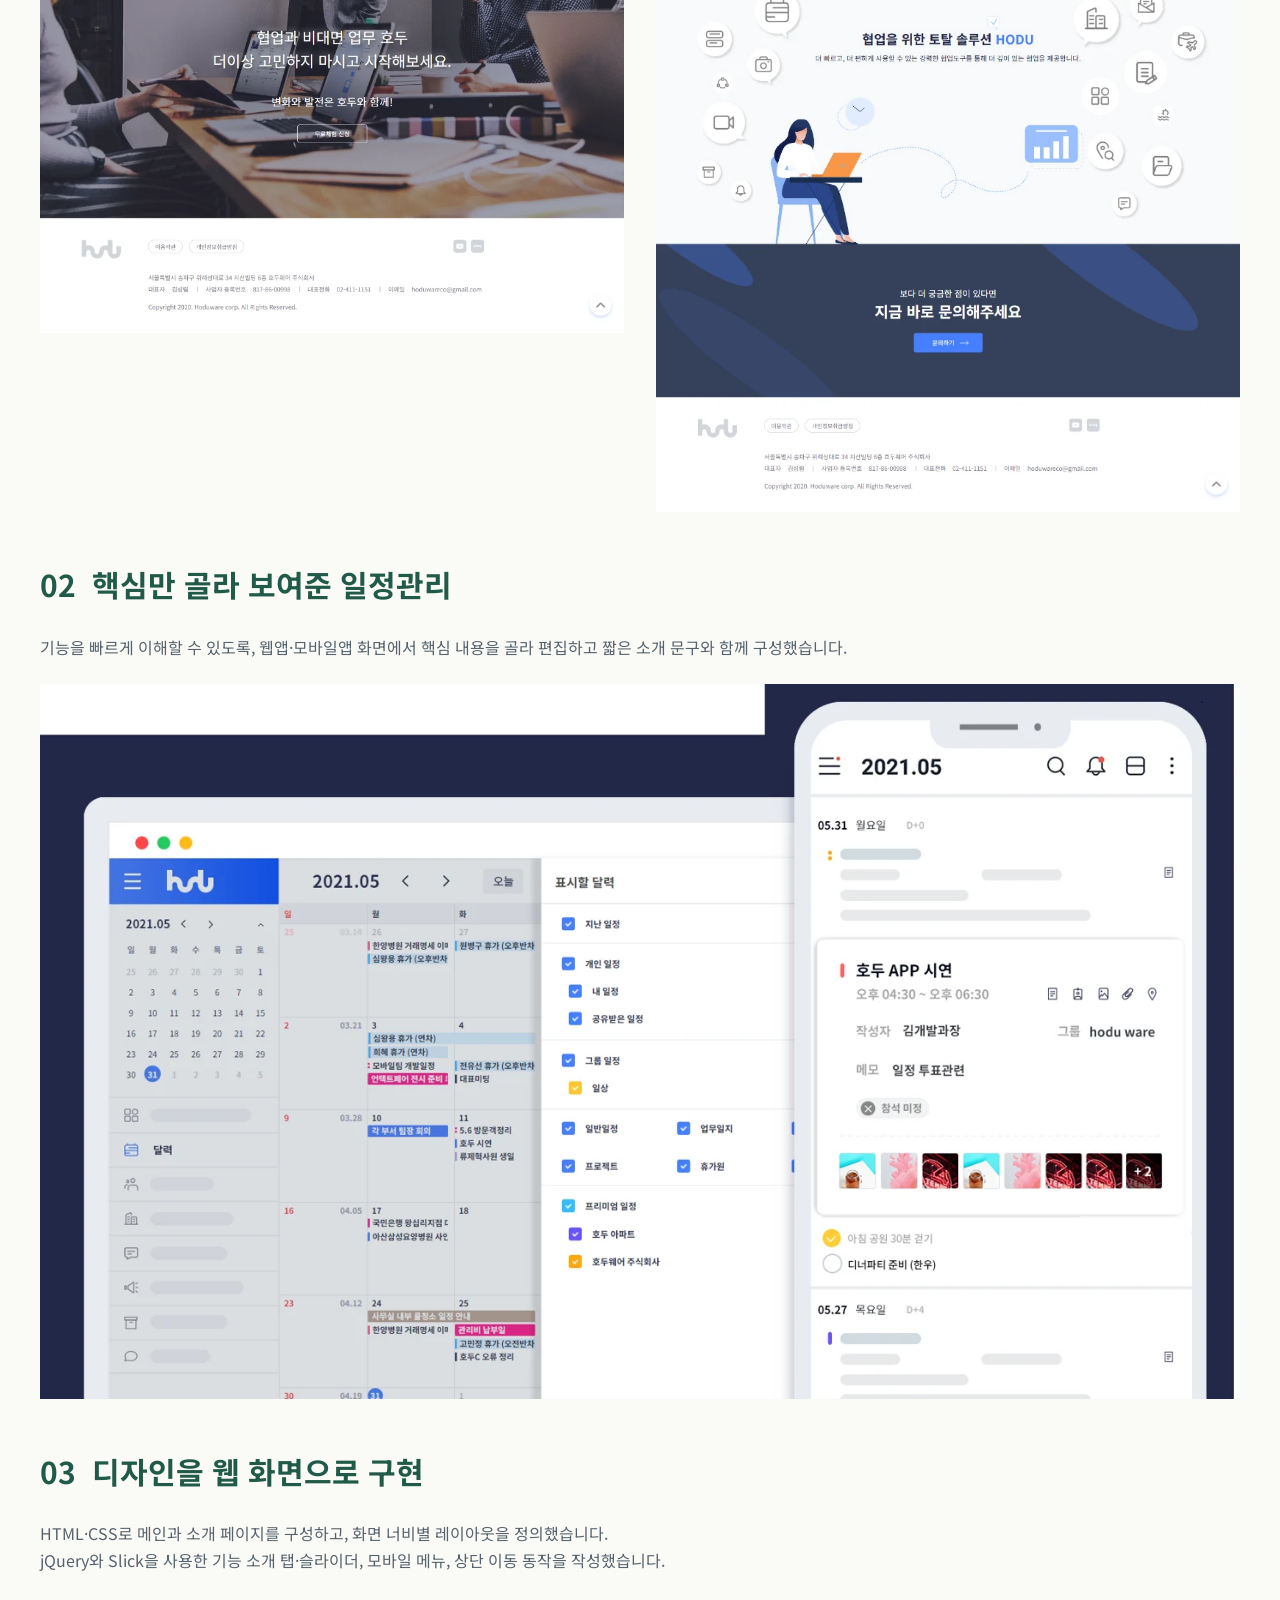
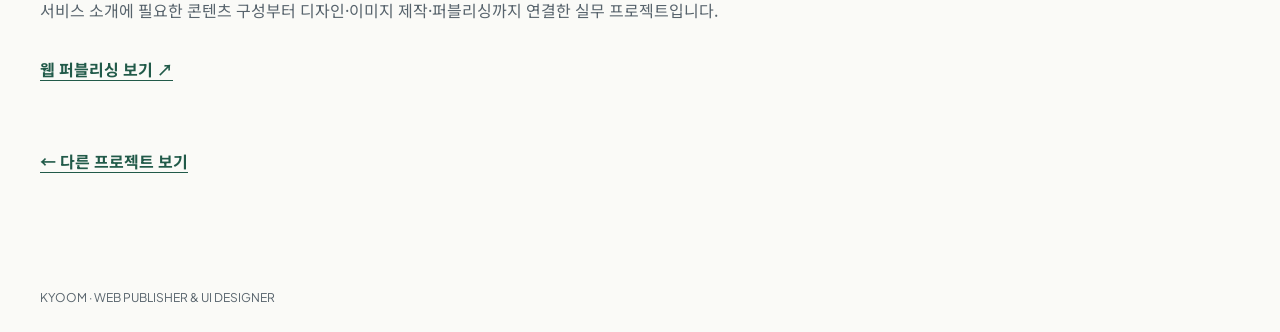
<file: website.html>
<!doctype html>
<html lang="ko">
  <head>
    <meta charset="utf-8" />
    <meta name="viewport" content="width=device-width, initial-scale=1" />
    <title>호두 홈페이지 리뉴얼 | KYOOM</title>
    <link rel="canonical" href="http://yoom1218.dothome.co.kr/ymportfolio/website.html" />
    <meta property="og:title" content="호두 홈페이지 리뉴얼 | KYOOM" />
    <meta
      property="og:description"
      content="핵심 기능을 빠르게 이해하도록 화면과 소개 문구를 정리했습니다."
    />
    <meta property="og:type" content="website" />
    <meta property="og:url" content="http://yoom1218.dothome.co.kr/ymportfolio/website.html" />
    <meta property="og:image" content="http://yoom1218.dothome.co.kr/ymportfolio/assets/hero.webp" />

    <meta
      name="description"
      content="핵심 기능을 빠르게 이해하도록 화면과 소개 문구를 정리했습니다."
    />
    <meta name="theme-color" content="#215a49" />
    <link rel="icon" href="assets/favicon.svg" type="image/svg+xml" />
    <link rel="preconnect" href="https://fonts.googleapis.com" />
    <link rel="preconnect" href="https://fonts.gstatic.com" crossorigin />
    <link rel="stylesheet" href="css/style.css" />
    <link
      rel="stylesheet"
      href="https://fonts.googleapis.com/css2?family=Noto+Sans+KR:wght@400;700&family=Plus+Jakarta+Sans:wght@400;700&display=swap"
    />
    <script src="js/vendor/jquery-3.6.0.min.js" defer></script>
    <script src="js/main.js" defer></script>
  </head>
  <body>
    <a class="skip-link" href="#main">본문 바로가기</a>
    <main class="case container" id="main">
      <a class="text-link" href="index.html#work">← 프로젝트 목록</a>
      <article class="case__article">
        <!-- 프로젝트 소개 -->
        <header class="case__intro">
          <p class="eyebrow">CASE STUDY 01 / HODU WEBSITE</p>
          <h1 class="case__title">호두 홈페이지 리뉴얼</h1>
          <p class="case__subtitle">복잡한 기능을 짧고 명확하게 소개하는 웹사이트</p>
          <p class="case__meta">
            2022.01 · 실무 프로젝트<br />메인 비주얼 제외 디자인·문구·이미지 제작 / 웹 퍼블리싱
          </p>
          <p>
            기존 메인 비주얼은 대부분 유지하고, 나머지 영역을 개편했습니다. 메인 비주얼을 제외한
            디자인·문구 작성·이미지 제작과 전체 퍼블리싱을 담당했습니다.
          </p>
        </header>
        <!-- 상세 콘텐츠 -->
        <section class="case__section">
          <h2>01 &nbsp;완성 화면</h2>
          <div class="case__screens">
            <figure class="case__figure">
              <figcaption>메인 페이지</figcaption>
              <img
                src="assets/website-main.webp"
                alt="호두 홈페이지 메인 전체 화면"
                width="901"
                height="2048"
                loading="lazy"
                decoding="async"
              />
            </figure>
            <figure class="case__figure">
              <figcaption>호두란 페이지</figcaption>
              <img
                src="assets/website-intro.webp"
                alt="호두 홈페이지 소개 전체 화면"
                width="794"
                height="2048"
                loading="lazy"
                decoding="async"
              />
            </figure>
          </div>
        </section>
        <!-- 상세 콘텐츠 -->
        <section class="case__section">
          <h2>02 &nbsp;핵심만 골라 보여준 일정관리</h2>
          <p>
            기능을 빠르게 이해할 수 있도록, 웹앱·모바일앱 화면에서 핵심 내용을 골라 편집하고 짧은
            소개 문구와 함께 구성했습니다.
          </p>
          <img
            class="case__wide"
            src="assets/calendar.webp"
            alt="호두 홈페이지 일정관리 핵심 화면"
            width="1400"
            height="834"
            loading="lazy"
            decoding="async"
          />
        </section>
        <!-- 상세 콘텐츠 -->
        <section class="case__section">
          <h2>03 &nbsp;디자인을 웹 화면으로 구현</h2>
          <p>
            HTML·CSS로 메인과 소개 페이지를 구성하고, 화면 너비별 레이아웃을 정의했습니다.<br />jQuery와
            Slick을 사용한 기능 소개 탭·슬라이더, 모바일 메뉴, 상단 이동 동작을 작성했습니다.
          </p>
          <p>
            서비스 소개에 필요한 콘텐츠 구성부터 디자인·이미지 제작·퍼블리싱까지 연결한 실무
            프로젝트입니다.
          </p>
          <a
            class="text-link"
            href="http://yoom1218.dothome.co.kr/hodu/"
            target="_blank"
            rel="noopener noreferrer"
            >웹 퍼블리싱 보기 ↗<span class="sr-only"> (새 창)</span></a
          >
        </section>
      </article>
      <a class="text-link case__back" href="index.html#work">← 다른 프로젝트 보기</a>
    </main>
    <!-- 푸터 -->
    <footer class="footer">
      <div class="container"><p>KYOOM · WEB PUBLISHER &amp; UI DESIGNER</p></div>
    </footer>
    <p class="sr-only" id="live-status" role="status" aria-live="polite"></p>
  </body>
</html>
</file>
<file: css/style.css>
/* ==================================================
   01. 공통 변수
   색상·글자·간격 수정
   화면 구간 기준: 모바일 ~767px / 태블릿 768~1439px / 데스크탑 1440px~
   (미디어쿼리는 변수를 쓸 수 없어 px로 직접 작성합니다.
    모바일 기준 767px은 js/main.js의 matchMedia와 같은 값이어야 합니다.)
   ================================================== */
:root {
  /* 색상 */
  --color-bg: #fafaf7;
  --color-surface: #fff;
  --color-ink: #20282e;
  --color-muted: #57636c;
  --color-primary: #215a49;
  --color-primary-hover: #174737;
  --color-mint: #f4fbf7;
  --color-border: #dce1df;
  --color-on-primary: #fff; /* 초록 배경 위 글자색 */
  --color-focus: #447b64;
  --color-focus-on-dark: #a4dbc3; /* 초록 배경(Contact) 위 포커스 */
  --color-selection-bg: #a4dbc3;
  --color-selection-ink: #142a21;
  --color-card-hover-border: #9bb9aa;
  --color-header-bg: rgba(250, 250, 247, 0.97);
  --color-backdrop: rgba(15, 26, 20, 0.52);

  /* 글꼴·글자 크기 */
  --font-body: "Noto Sans KR", "Apple SD Gothic Neo", "Malgun Gothic", sans-serif;
  --font-display: "Plus Jakarta Sans", var(--font-body);
  --font-weight-bold: 700;
  --line-height-body: 1.65;
  --line-height-heading: 1.25;
  --text-xs: 0.75rem;
  --text-sm: 0.875rem;
  --text-base: 1rem;
  --text-lg: 1.125rem;
  --text-xl: 1.25rem;
  --text-2xl: 1.5rem;
  --text-3xl: 1.75rem;
  --text-4xl: 2rem;
  --text-5xl: 2.5rem;
  --text-6xl: 2.75rem;
  --text-7xl: 3rem;
  --text-hero-tablet: 3.625rem;
  --text-hero-desktop: 4.5rem;
  --text-hero-compact: 2.375rem;
  --text-logo: 1.375rem;
  --text-case-heading: 1.875rem;
  --text-contact: var(--text-lg); /* Contact 이메일 */
  --text-modal-title: var(--text-3xl);
  --text-case-title: var(--text-4xl);

  /* 간격: 숫자는 4px 기준 단계(기본 글자 크기에서의 환산) */
  --space-1: 0.25rem;
  --space-2: 0.5rem;
  --space-3: 0.75rem;
  --space-4: 1rem;
  --space-5: 1.25rem;
  --space-6: 1.5rem;
  --space-8: 2rem;
  --space-10: 2.5rem;
  --space-12: 3rem;
  --space-16: 4rem;
  --space-20: 5rem;
  --space-24: 6rem;
  --contact-item-gap: 1.125rem;

  /* 모서리·그림자 */
  --radius-sm: 0.25rem;
  --radius-md: 0.5rem;
  --radius-lg: 1rem;
  --radius-card: 1.25rem;
  --radius-xl: 1.5rem;
  --radius-pill: 999px;
  --border-width: 1px;
  --focus-width: 3px;
  --shadow-card-hover: 0 0.75rem 2rem #193d2910;
  --shadow-modal: 0 1.25rem 4.375rem #0b221733;

  /* 크기: 화면 구간별 변경은 파일 하단 미디어쿼리에서 처리 */
  --layout-max-width: 1440px;
  --modal-max-width: 50rem;
  --touch-target: 2.75rem;
  --button-height: 3rem;
  --page-gutter: var(--space-6);
  --section-space: var(--space-16);
  --text-hero: var(--text-6xl);
  --text-section: var(--text-3xl);
  --text-body: var(--text-base);
  --header-height: var(--space-20);
  --hero-image-height: 21.25rem;
  --hero-tablet-max-height: 26.25rem;
  --menu-bar-gap: 0.3125rem;
  --menu-bar-width: 1.375rem;
  --menu-bar-thickness: 2px;
  --menu-bar-offset: 0.4375rem;
  --focus-offset: 0.3125rem;
  --underline-offset-nav: 0.375rem;
  --lift-button: -0.125rem; /* 버튼 hover 이동 */
  --lift-card: -0.25rem; /* 카드 hover 이동 */
  --zoom-card-image: 1.025; /* 카드 이미지 hover 확대 */

  /* 모션·겹침 순서 */
  --ease: cubic-bezier(0.22, 1, 0.36, 1);
  --duration: 240ms;
  --duration-image: 500ms;
  --duration-reveal: 600ms;
  --reveal-offset: var(--space-5);
  --z-header: 20;
  --z-skip-link: 100;
}

/* 기본 설정 및 키보드 접근성 */
*,
*::before,
*::after {
  box-sizing: border-box;
}
html {
  font-size: 100%;
  scroll-padding-top: calc(var(--header-height) + var(--space-4));
  -webkit-text-size-adjust: 100%;
}
body {
  margin: 0;
  background: var(--color-bg);
  color: var(--color-ink);
  font-family: var(--font-body);
  font-size: var(--text-body);
  line-height: var(--line-height-body);
  word-break: keep-all;
  overflow-wrap: anywhere;
}
h1,
h2,
h3,
p,
dl,
dd,
figure {
  margin: 0;
}
h1,
h2,
h3 {
  font-weight: var(--font-weight-bold);
}
ul {
  margin: 0;
  padding: 0;
  list-style: none;
}
img {
  display: block;
  max-width: 100%;
  height: auto;
}
a {
  color: inherit;
  text-decoration: none;
}
button {
  font: inherit;
  color: inherit;
  cursor: pointer;
}
button,
a {
  -webkit-tap-highlight-color: transparent;
}
button {
  border: 0;
}
a:focus-visible,
button:focus-visible,
[tabindex]:focus-visible {
  outline: var(--focus-width) solid var(--color-focus);
  outline-offset: var(--focus-offset);
  border-radius: var(--radius-sm);
}
::selection {
  background: var(--color-selection-bg);
  color: var(--color-selection-ink);
}
[hidden] {
  display: none !important;
}
section[id],
article[id] {
  scroll-margin-top: calc(var(--header-height) + var(--space-6));
}
.sr-only {
  position: absolute;
  width: 1px;
  height: 1px;
  overflow: hidden;
  clip-path: inset(50%);
  white-space: nowrap;
}
.skip-link {
  position: fixed;
  top: var(--space-2);
  left: var(--space-2);
  z-index: var(--z-skip-link);
  padding: var(--space-3) var(--space-5);
  background: var(--color-primary);
  color: var(--color-on-primary);
  transform: translateY(-160%);
}
.skip-link:focus {
  transform: none;
}
/* 공통 레이아웃·글자·버튼 */
.container {
  width: 100%;
  max-width: var(--layout-max-width);
  margin-inline: auto;
  padding-inline: var(--page-gutter);
}
.section {
  padding-block: var(--section-space);
}
.section--white {
  background: var(--color-surface);
}
.section--mint {
  background: var(--color-mint);
}
.section__header {
  display: grid;
  gap: var(--space-8);
  margin-bottom: var(--space-8);
}
.section__title {
  font-size: var(--text-section);
  line-height: var(--line-height-heading);
  letter-spacing: -0.025em;
}
.eyebrow {
  font-family: var(--font-display);
  font-size: var(--text-xs);
  font-weight: var(--font-weight-bold);
  color: var(--color-primary);
  line-height: var(--line-height-body);
}
.actions {
  display: flex;
  flex-wrap: wrap;
  gap: var(--space-3);
}
.button {
  display: inline-flex;
  align-items: center;
  justify-content: center;
  min-height: var(--button-height);
  padding: var(--space-3) var(--space-6);
  border: var(--border-width) solid transparent;
  border-radius: var(--radius-pill);
  font-size: var(--text-sm);
  font-weight: var(--font-weight-bold);
  line-height: var(--line-height-body);
  transition:
    background-color var(--duration),
    border-color var(--duration),
    transform var(--duration);
}
.button--primary {
  color: var(--color-on-primary);
  background: var(--color-primary);
  border-color: var(--color-primary);
}
.button--outline {
  background: var(--color-surface);
  color: var(--color-primary);
  border-color: var(--color-border);
}
.text-link {
  display: inline-flex;
  align-items: center;
  min-height: var(--touch-target);
  font-size: var(--text-base);
  font-weight: var(--font-weight-bold);
  color: var(--color-primary);
  text-decoration: underline;
  text-underline-offset: var(--space-1);
}
/* 상단 내비게이션 */
.site-header {
  position: sticky;
  top: 0;
  z-index: var(--z-header);
  background: var(--color-header-bg);
  border-bottom: var(--border-width) solid transparent;
  transition: border-color var(--duration);
}
.site-header--scrolled {
  border-color: var(--color-border);
}
.site-header__inner {
  display: flex;
  align-items: center;
  justify-content: space-between;
  flex-wrap: wrap;
  min-height: var(--header-height);
  gap: var(--space-5);
}
.site-header__logo {
  font-family: var(--font-display);
  color: var(--color-primary);
  font-weight: var(--font-weight-bold);
  font-size: var(--text-logo);
  letter-spacing: -0.04em;
  min-height: var(--touch-target);
  display: flex;
  align-items: center;
}
.site-header__toggle {
  width: var(--touch-target);
  height: var(--touch-target);
  display: flex;
  flex-direction: column;
  align-items: center;
  justify-content: center;
  gap: var(--menu-bar-gap);
  background: transparent;
  border-radius: var(--radius-md);
}
.site-header__toggle span {
  width: var(--menu-bar-width);
  height: var(--menu-bar-thickness);
  background: var(--color-primary);
  transition:
    transform var(--duration),
    opacity var(--duration);
}
.site-header__toggle[aria-expanded="true"] span:first-child {
  transform: translateY(var(--menu-bar-offset)) rotate(45deg);
}
.site-header__toggle[aria-expanded="true"] span:nth-child(2) {
  opacity: 0;
}
.site-header__toggle[aria-expanded="true"] span:last-child {
  transform: translateY(calc(-1 * var(--menu-bar-offset))) rotate(-45deg);
}
.nav {
  width: 100%;
}
.nav__list {
  display: flex;
  flex-wrap: wrap;
  gap: var(--space-2) var(--space-5);
}
.nav__link {
  display: flex;
  align-items: center;
  min-height: var(--touch-target);
  font: var(--text-sm) var(--font-display);
  color: var(--color-muted);
  text-underline-offset: var(--underline-offset-nav);
}
.nav__link[aria-current="location"] {
  color: var(--color-primary);
  font-weight: var(--font-weight-bold);
  text-decoration: underline;
}
.site-header--enhanced .nav {
  position: fixed;
  inset: var(--header-height) 0 0;
  background: var(--color-bg);
  padding: var(--space-8) var(--space-6);
  overflow-y: auto;
}
.site-header--enhanced .nav__list {
  display: grid;
  gap: var(--space-6);
}
.site-header--enhanced .nav__link {
  font-size: var(--text-3xl);
  font-weight: var(--font-weight-bold);
  color: var(--color-primary);
}
.is-menu-open {
  overflow: hidden;
}
/* 메인 비주얼 및 경력 요약 */
.hero__grid {
  display: grid;
  gap: var(--space-8);
  align-items: center;
}
.hero__copy {
  display: grid;
  gap: var(--space-6);
  min-width: 0;
}
.hero__title {
  font-size: var(--text-hero);
  line-height: var(--line-height-heading);
  color: var(--color-primary);
  letter-spacing: -0.035em;
}
.hero__last {
  display: block;
}
.hero__description {
  color: var(--color-muted);
}
.hero__image {
  width: 100%;
  aspect-ratio: 342/228;
  object-fit: contain;
}
.summary {
  background: var(--color-mint);
  padding-block: var(--space-8);
}
.summary__grid {
  display: grid;
  gap: var(--space-6);
}
.summary__item {
  display: grid;
  gap: var(--space-2);
}
.summary dt {
  font: var(--font-weight-bold) var(--text-xl)/var(--line-height-body) var(--font-display);
  color: var(--color-primary);
}
.summary dd {
  font-size: var(--text-sm);
  color: var(--color-muted);
}
/* 프로젝트 카드 */
.projects {
  display: grid;
  gap: var(--space-6);
}
.project-card {
  position: relative;
  min-width: 0;
  overflow: hidden;
  border: var(--border-width) solid var(--color-border);
  border-radius: var(--radius-card);
  background: var(--color-surface);
  transition:
    transform var(--duration) var(--ease),
    box-shadow var(--duration),
    border-color var(--duration);
}
.project-card__media {
  aspect-ratio: 16/9;
  overflow: hidden;
}
.project-card__image {
  width: 100%;
  height: 100%;
  object-fit: contain;
  transition: transform var(--duration-image) var(--ease);
}
.project-card__body {
  display: grid;
  gap: var(--space-3);
  padding: var(--space-5);
}
.project-card__title {
  font-size: var(--text-xl);
  line-height: var(--line-height-body);
}
.project-card__description {
  font-size: var(--text-sm);
  color: var(--color-muted);
}
.project-card__role {
  font-size: var(--text-xs);
  color: var(--color-muted);
}
.tags {
  display: flex;
  flex-wrap: wrap;
  gap: var(--space-2);
}
.tag {
  padding: var(--space-1) var(--space-3);
  background: var(--color-mint);
  border-radius: var(--radius-pill);
  font-size: var(--text-xs);
  color: var(--color-primary);
}
.project-card__footer {
  display: flex;
  justify-content: space-between;
  gap: var(--space-4);
  align-items: center;
}
.project-card__footer p {
  font-size: var(--text-xs);
  color: var(--color-muted);
}
.project-card__link {
  min-height: var(--touch-target);
  display: flex;
  align-items: center;
  font-size: var(--text-sm);
  font-weight: var(--font-weight-bold);
  color: var(--color-primary);
  white-space: nowrap;
}
.project-card__link::after {
  content: "";
  position: absolute;
  inset: 0;
}
.project-card:focus-within {
  outline: var(--focus-width) solid var(--color-primary);
  outline-offset: var(--space-1);
}
/* 역량·자기소개 */
.features {
  display: grid;
  gap: var(--space-6);
}
.feature {
  display: grid;
  gap: var(--space-4);
  padding: var(--space-6);
  background: var(--color-surface);
  border: var(--border-width) solid var(--color-border);
  border-radius: var(--radius-card);
}
.feature__title {
  font-size: var(--text-xl);
}
.feature > p:last-child {
  font-size: var(--text-sm);
  color: var(--color-muted);
}
.about {
  display: grid;
  gap: var(--space-6);
}
.about__intro {
  display: grid;
  gap: var(--space-6);
}
.about__intro h3 {
  color: var(--color-primary);
  font-size: var(--text-2xl);
}
.about__intro p {
  color: var(--color-muted);
}
.about__description > span {
  display: block;
}
/* 경력: 전체 제목과 회사별 이력 */
.career {
  display: grid;
  gap: var(--space-6);
  margin-top: var(--space-8);
  padding: var(--space-6);
  background: var(--color-mint);
}

.career__title {
  color: var(--color-primary);
  font-size: var(--text-lg);
}

.career__list {
  display: grid;
  gap: var(--space-6);
}

.career__item {
  display: grid;
  gap: var(--space-2);
}

/* 두 번째 회사부터 구분선 표시 */
.career__item + .career__item {
  padding-top: var(--space-6);
  border-top: var(--border-width) solid var(--color-border);
}

.career__company {
  margin: 0;
  color: var(--color-primary);
  font-size: var(--text-base);
  font-weight: var(--font-weight-bold);
}

.career__period,
.career__description {
  color: var(--color-muted);
  font-size: var(--text-sm);
}

.skills {
  display: grid;
  gap: var(--space-6);
}
.skills > div {
  display: grid;
  gap: var(--space-6);
}
.skills dd {
  font-size: var(--text-sm);
  color: var(--color-muted);
}
.career {
  margin-top: var(--space-8);
  padding: var(--space-6);
  background: var(--color-mint);
  display: grid;
  gap: var(--space-6);
}
.career h3 {
  color: var(--color-primary);
  font-size: var(--text-lg);
}
.career p {
  font-size: var(--text-sm);
  color: var(--color-muted);
}
/* 연락처 */
.contact {
  background: var(--color-primary);
  color: var(--color-on-primary);
}
.contact .eyebrow {
  color: var(--color-on-primary);
}
.contact__intro {
  margin-bottom: var(--space-8);
}
.contact__grid {
  display: grid;
  gap: var(--space-8);
}
.contact__grid > div {
  display: grid;
  gap: var(--contact-item-gap);
}
.contact__value {
  font-size: var(--text-contact);
  font-weight: var(--font-weight-bold);
  display: inline-flex;
  align-items: center;
  min-height: var(--touch-target);
}
.contact__phone {
  font-size: var(--text-lg);
  font-weight: var(--font-weight-bold);
  display: inline-flex;
  align-items: center;
  min-height: var(--touch-target);
}
.contact__actions {
  display: flex;
  flex-wrap: wrap;
  gap: var(--space-2) var(--space-6);
  margin-top: var(--space-2);
  font-size: var(--text-sm);
}
.contact__actions a,
.contact__actions button {
  min-height: var(--touch-target);
  display: inline-flex;
  align-items: center;
}
.contact__actions button {
  padding: 0;
  background: transparent;
  text-decoration: underline;
  text-underline-offset: var(--space-1);
}
.contact :focus-visible {
  outline-color: var(--color-focus-on-dark);
}
.footer {
  padding-block: var(--space-6);
  font-family: var(--font-display);
  font-size: var(--text-xs);
  color: var(--color-muted);
}
/* 프로젝트 요약 모달 */
.modal {
  width: calc(100% - var(--space-12));
  max-width: var(--modal-max-width);
  max-height: calc(100dvh - var(--space-12));
  padding: 0;
  margin: auto;
  border: 0;
  border-radius: var(--radius-lg);
  background: var(--color-surface);
  color: var(--color-ink);
  overscroll-behavior: contain;
  overflow: auto;
  box-shadow: var(--shadow-modal);
}
.modal::backdrop {
  background: var(--color-backdrop);
}
.modal__content {
  display: grid;
  gap: var(--space-6);
  padding: var(--space-6);
}
.modal__top {
  display: flex;
  gap: var(--space-6);
  align-items: center;
  justify-content: space-between;
}
.modal__close {
  flex: none;
  display: grid;
  place-items: center;
  width: var(--touch-target);
  height: var(--touch-target);
  border-radius: 50%;
  background: transparent;
  font-size: var(--text-3xl);
  line-height: 1;
}
.modal__title {
  font-size: var(--text-modal-title);
  line-height: var(--line-height-heading);
}
.modal__role,
.modal__meta {
  font-size: var(--text-sm);
  color: var(--color-muted);
}
.modal__image {
  width: 100%;
  aspect-ratio: 16/9;
  object-fit: contain;
}
.modal__section {
  display: grid;
  gap: var(--space-2);
}
.modal__section h3 {
  font-size: var(--text-base);
  color: var(--color-primary);
}
.modal__section p {
  font-size: var(--text-sm);
  color: var(--color-muted);
}
.modal__cta {
  justify-self: start;
}
.is-modal-open {
  overflow: hidden;
  scrollbar-gutter: stable;
}
/* 프로젝트 상세 페이지 */
.case {
  padding-top: var(--space-16);
  padding-bottom: var(--space-20);
}
.case__article {
  display: grid;
  gap: var(--space-12);
  margin-top: var(--space-12);
}
.case__intro {
  display: grid;
  gap: var(--space-6);
}
.case__title {
  font-size: var(--text-case-title);
  line-height: var(--line-height-heading);
  color: var(--color-primary);
}
.case__subtitle {
  font-size: var(--text-xl);
}
.case__meta {
  font-size: var(--text-sm);
  color: var(--color-muted);
}
.case__intro > p:last-child,
.case__section > p {
  color: var(--color-muted);
}
.case__section {
  display: grid;
  gap: var(--space-6);
}
.case__section h2 {
  font-size: var(--text-2xl);
  line-height: var(--line-height-body);
  color: var(--color-primary);
}
.case__screens {
  display: grid;
  gap: var(--space-8);
}
.case__figure {
  display: grid;
  gap: var(--space-6);
  align-content: start;
}
.case__figure figcaption {
  font-size: var(--text-base);
  font-weight: var(--font-weight-bold);
  color: var(--color-primary);
}
.case__figure img {
  width: 100%;
}
.case__wide {
  width: 100%;
}
.case__state {
  display: grid;
  gap: var(--space-6);
}
.case__state > img {
  width: 100%;
}
.case__notes {
  display: grid;
  gap: var(--space-6);
  align-content: start;
}
.case__notes > div {
  display: grid;
  gap: var(--space-6);
}
.case__notes h3 {
  font-size: var(--text-lg);
}
.case__notes p {
  font-size: var(--text-sm);
  color: var(--color-muted);
}
.case__back {
  margin-top: var(--space-12);
}
/* 상세 페이지 하단 링크 */
.case__links {
  display: flex;
  flex-wrap: wrap;
  align-items: center;
  gap: var(--space-3) var(--space-6);
}

/* 스크롤 등장 효과 */
.reveal {
  opacity: 1;
  transform: none;
}
.reveal--pending {
  opacity: 0;
  transform: translateY(var(--reveal-offset));
}
.reveal--ready {
  transition:
    opacity var(--duration-reveal) var(--ease),
    transform var(--duration-reveal) var(--ease);
}
@media (hover: hover) {
  .button:hover {
    transform: translateY(var(--lift-button));
  }
  .button--primary:hover {
    background: var(--color-primary-hover);
    border-color: var(--color-primary-hover);
  }
  .button--outline:hover {
    background: var(--color-mint);
    border-color: var(--color-primary);
  }
  .project-card:hover {
    transform: translateY(var(--lift-card));
    border-color: var(--color-card-hover-border);
    box-shadow: var(--shadow-card-hover);
  }
  .project-card:hover .project-card__image {
    transform: scale(var(--zoom-card-image));
  }
  .nav__link:hover,
  .text-link:hover {
    text-decoration: underline;
  }
  .modal__close:hover {
    background: var(--color-mint);
  }
}
/* 모바일: 767px 이하 */
@media (max-width: 767px) {
  .case__links {
    flex-direction: column;
    align-items: flex-start;
    gap: var(--space-2);
  }
}

/* 태블릿: 768~1439px */
@media (min-width: 768px) {
  :root {
    --page-gutter: var(--space-10);
    --section-space: var(--space-20);
    --text-hero: var(--text-hero-tablet);
    --text-section: var(--text-4xl);
    --text-contact: 1.375rem;
    --text-modal-title: var(--text-4xl);
    --text-case-title: var(--text-5xl);
  }
  .site-header__inner {
    flex-wrap: nowrap;
  }
  .nav {
    width: auto;
  }
  .nav__list {
    flex-wrap: nowrap;
    gap: var(--space-5);
  }
  .hero__last {
    display: inline;
  }
  .hero__image {
    aspect-ratio: 754/420;
    max-height: var(--hero-tablet-max-height);
  }
  .summary__grid {
    grid-template-columns: repeat(3, minmax(0, 1fr));
  }
  .summary dt {
    font-size: var(--text-2xl);
  }
  .projects {
    grid-template-columns: repeat(2, minmax(0, 1fr));
  }
  .about,
  .contact__grid {
    grid-template-columns: repeat(2, minmax(0, 1fr));
  }
  .about__intro h3 {
    font-size: var(--text-3xl);
  }
  .modal {
    width: calc(100% - var(--space-20));
    max-height: calc(100dvh - var(--space-20));
    border-radius: var(--radius-xl);
  }
  .modal__content {
    padding: var(--space-8);
  }
  .case__subtitle {
    font-size: var(--text-2xl);
  }
  .case__section h2 {
    font-size: var(--text-case-heading);
  }
  .case__screens,
  .case__state {
    grid-template-columns: repeat(2, minmax(0, 1fr));
  }
}
/* 데스크탑: 1440px 이상 */
@media (min-width: 1440px) {
  :root {
    --page-gutter: var(--space-20);
    --section-space: var(--space-24);
    --text-hero: var(--text-hero-desktop);
    --text-body: var(--text-lg);
    --text-case-title: var(--text-7xl);
  }
  .nav__list {
    gap: var(--space-8);
  }
  .hero__grid {
    grid-template-columns: minmax(0, 740fr) minmax(0, 508fr);
  }
  .hero__image {
    height: var(--hero-image-height);
    aspect-ratio: 508/340;
  }
  .features {
    grid-template-columns: repeat(3, minmax(0, 1fr));
  }
  .project-card__body {
    padding: var(--space-6);
  }
  .project-card__title {
    font-size: var(--text-2xl);
  }
}
@media (max-width: 359px) {
  .hero__title {
    font-size: var(--text-hero-compact);
  }
  .project-card__footer {
    align-items: flex-start;
    flex-direction: column;
    gap: 0;
  }
  .modal__cta {
    width: 100%;
    padding-inline: var(--space-4);
  }
}
/* 모션 감소 설정 */
@media (prefers-reduced-motion: reduce) {
  html {
    scroll-behavior: auto !important;
  }
  *,
  *::before,
  *::after {
    animation: none !important;
    transition: none !important;
  }
  .reveal--pending {
    opacity: 1;
    transform: none;
  }
}
</file>
